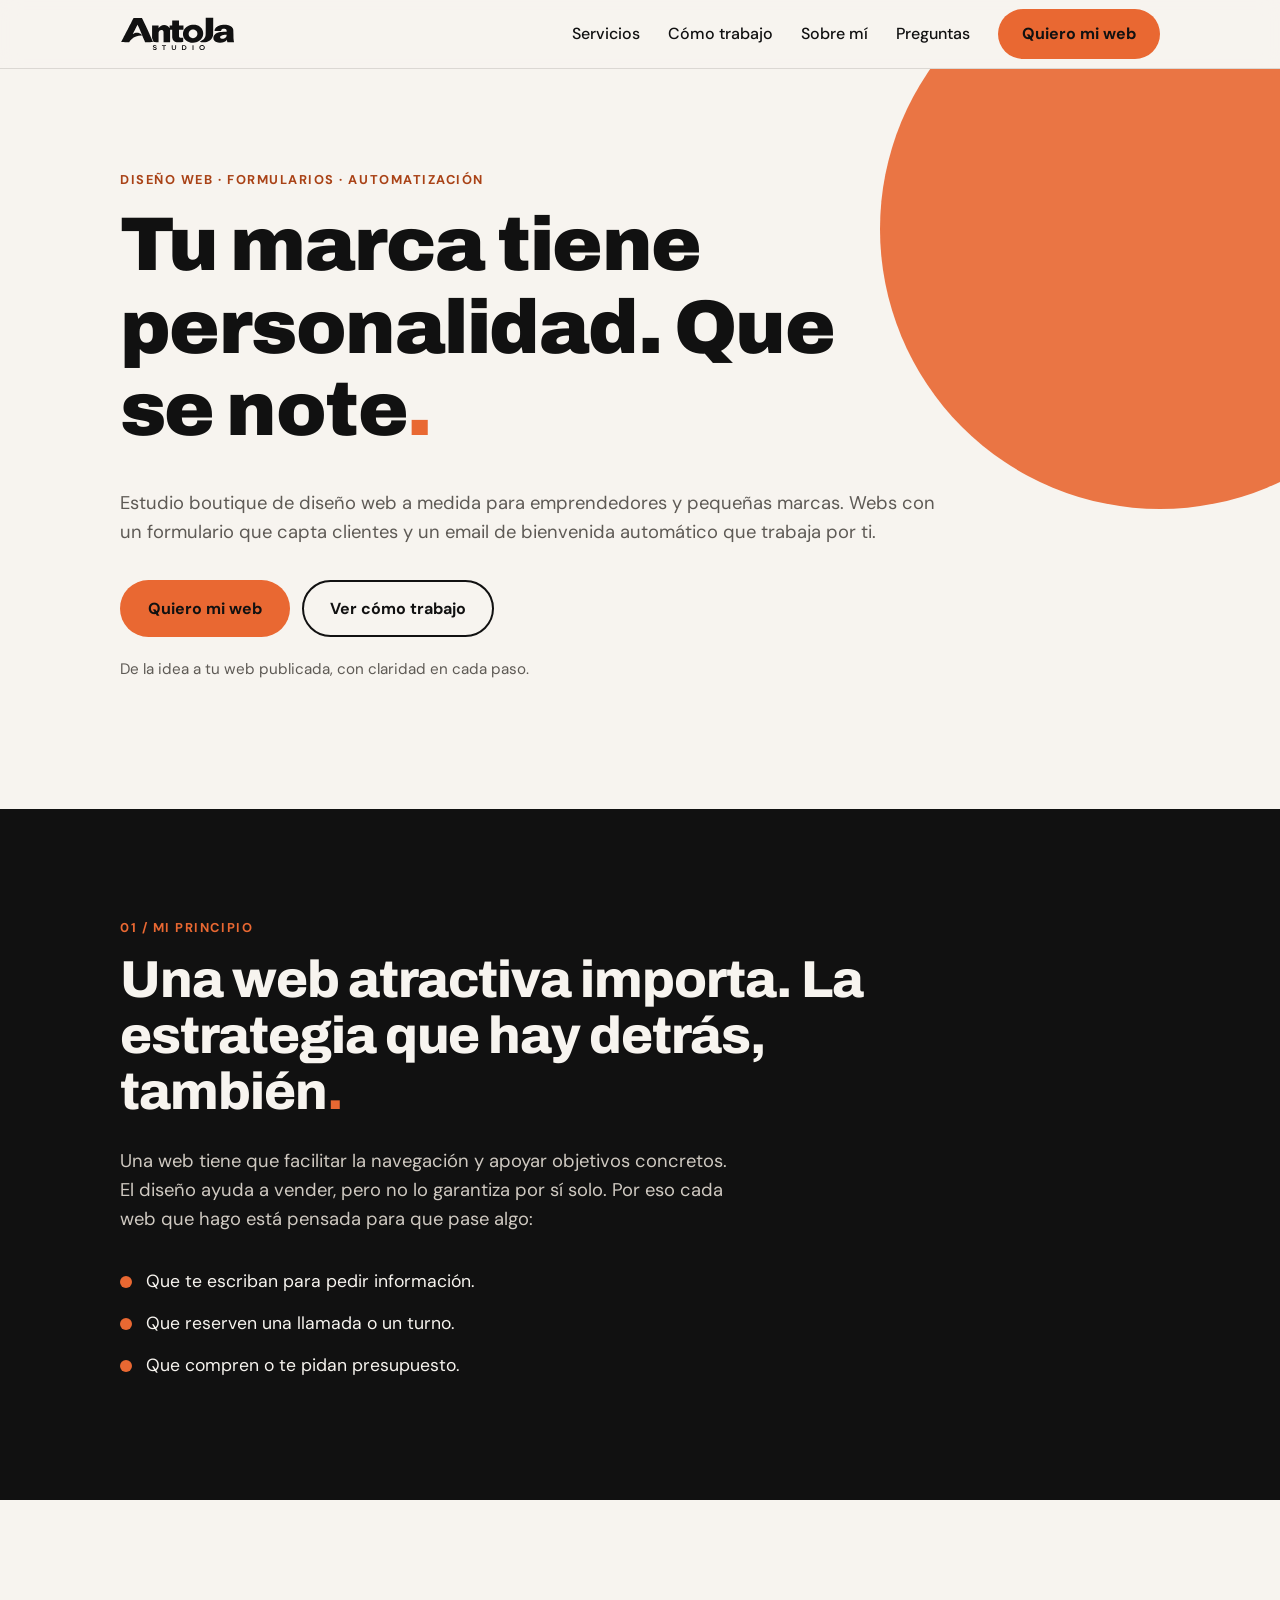
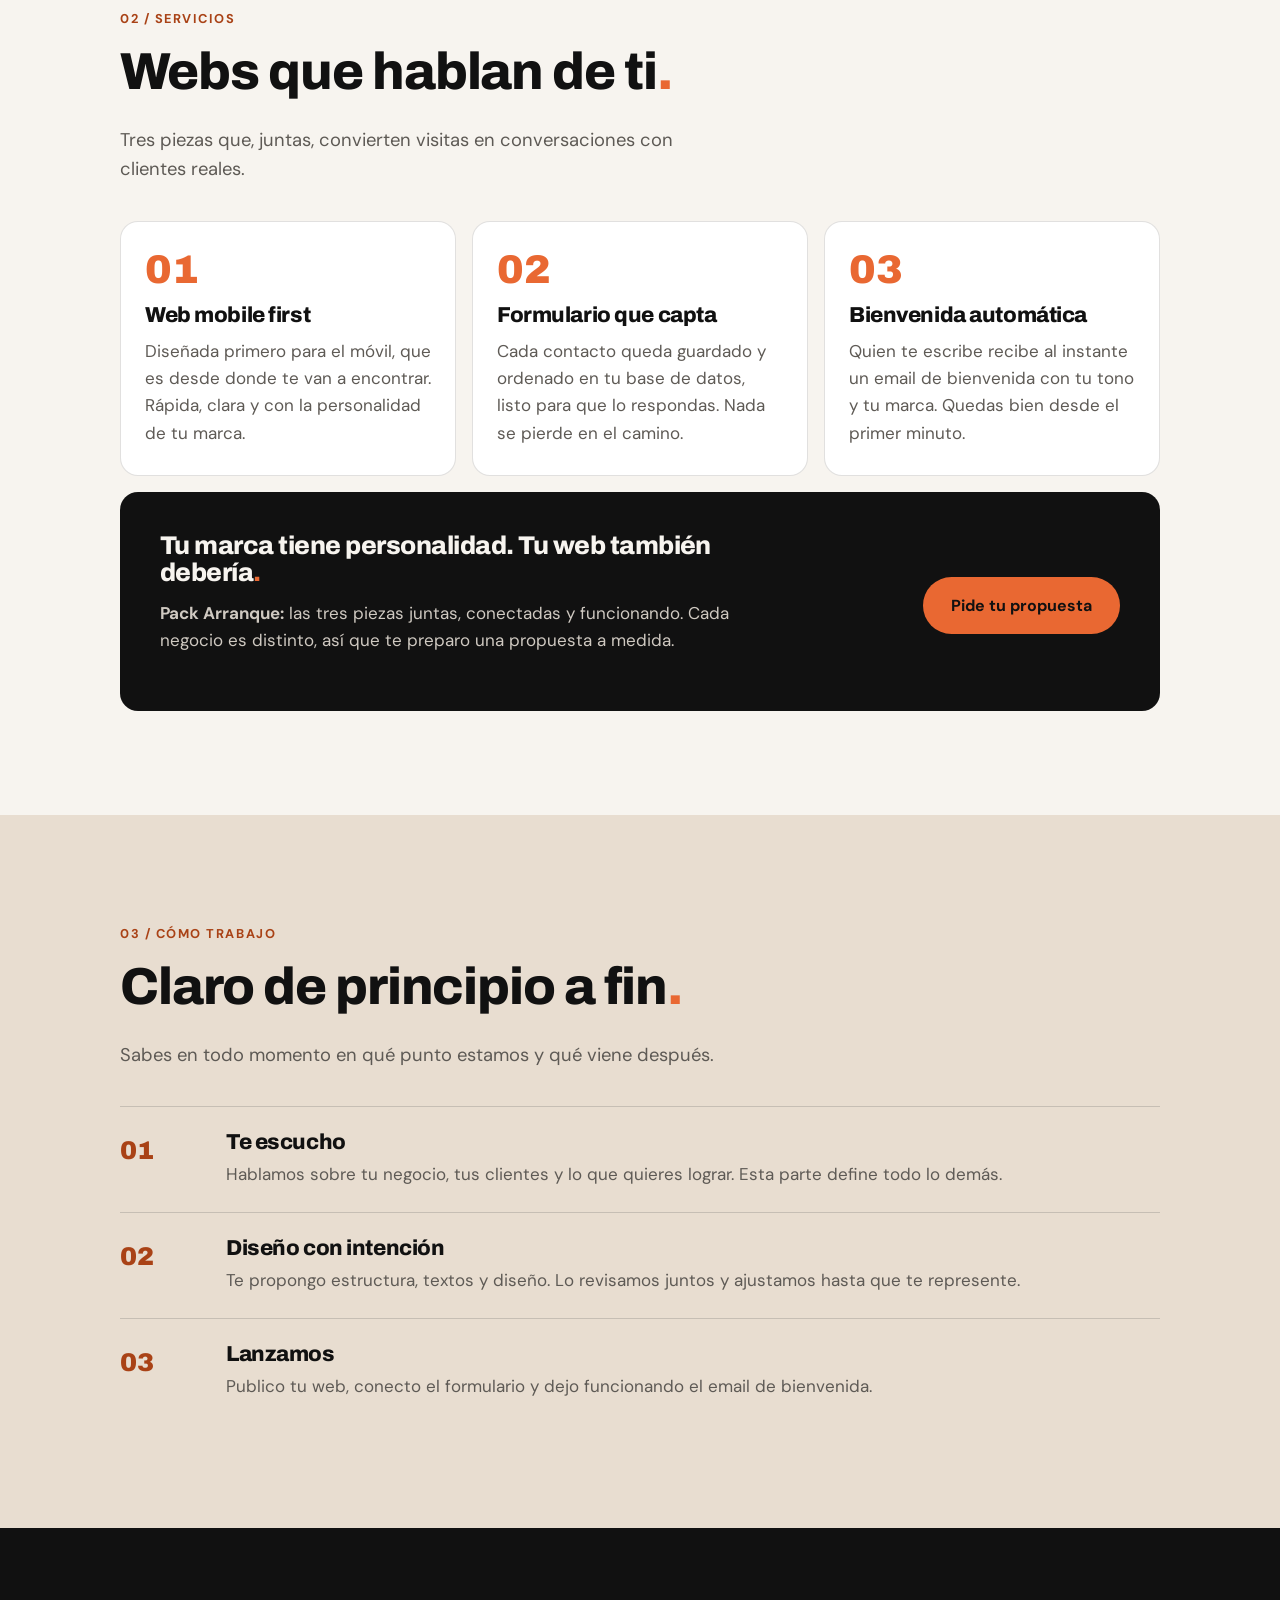
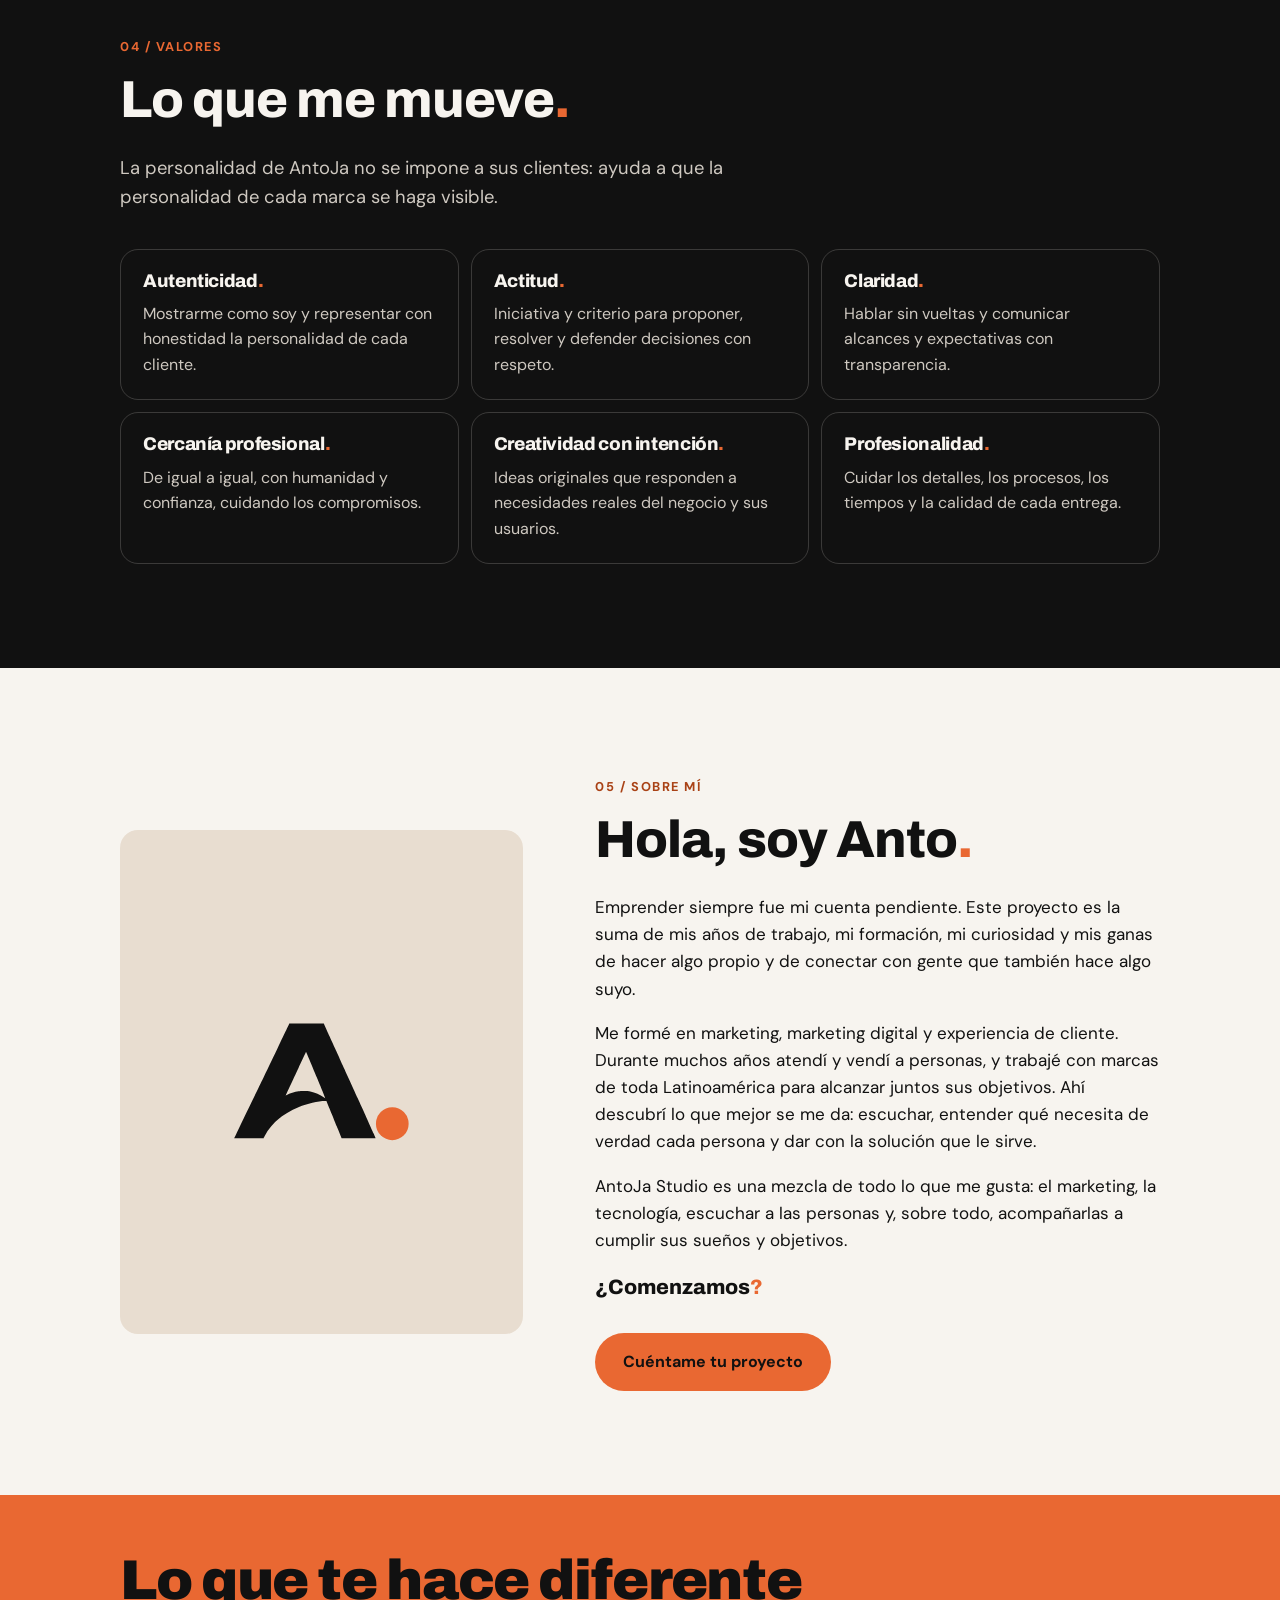
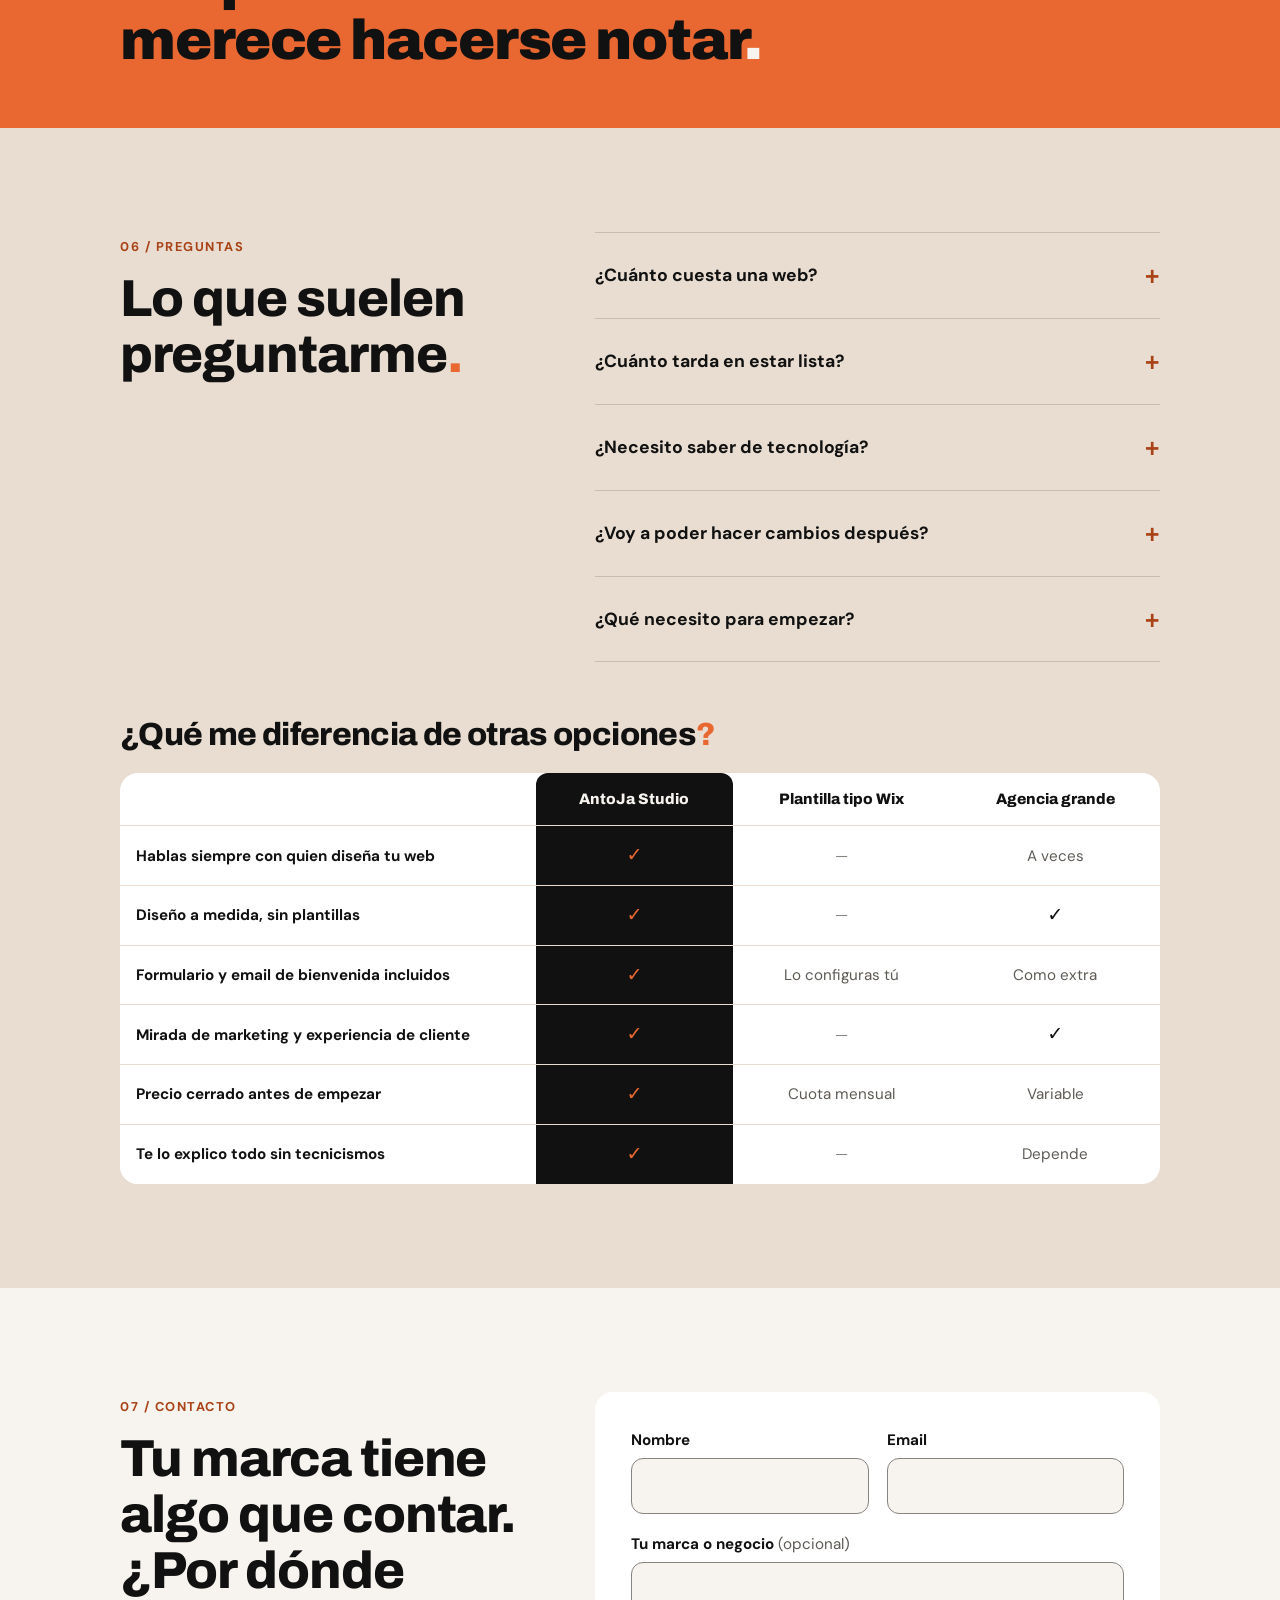
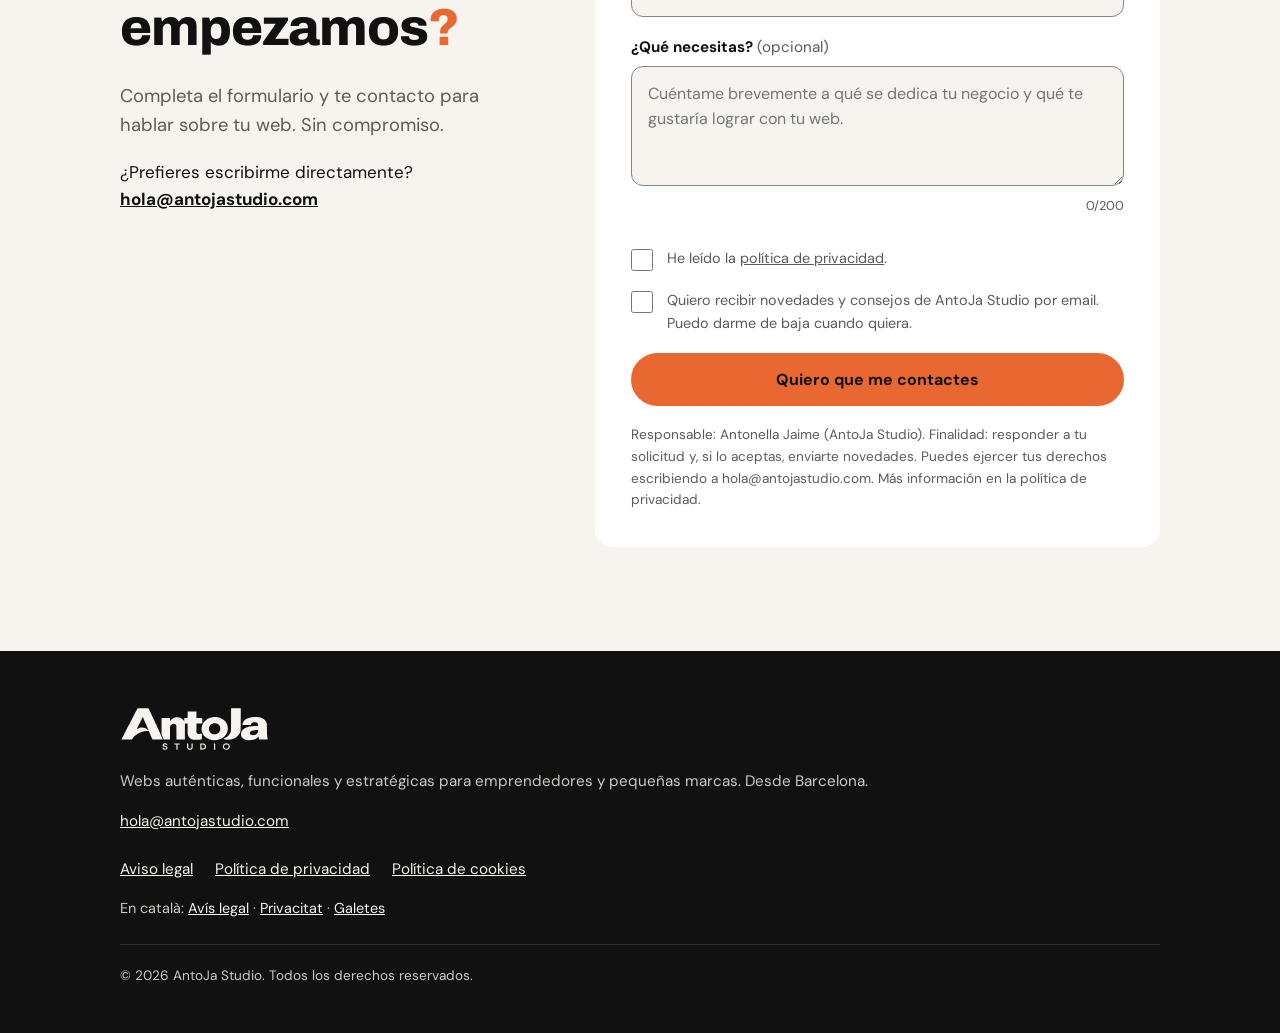
<file: index.html>
<!DOCTYPE html>
<!--
  ============================================================
  ANTOJA STUDIO · index.html
  Estructura de la página (en orden):
    1. <head>      → datos para el navegador y Google (SEO), fuentes y estilos
    2. Cabecera    → logo + menú
    3. Hero        → lo primero que se ve: titular + botón principal
    4. Principio   → por qué una web linda no alcanza
    5. Servicios   → qué ofrezco
    6. Proceso     → cómo trabajo (3 pasos)
    7. Valores
    8. Sobre mí + banda de frase
    9. Preguntas frecuentes
   10. Contacto    → formulario conectado con Brevo
   11. Pie de página
  ============================================================
-->
<html lang="es">
<head>
  <meta charset="UTF-8">
  <!-- Sin esta línea, el móvil mostraría la web "en miniatura". Es la base del mobile first. -->
  <meta name="viewport" content="width=device-width, initial-scale=1">

  <!-- SEO: título y descripción que aparecen en Google -->
  <title>AntoJa Studio · Diseño web a medida para emprendedores y pequeñas marcas</title>
  <meta name="description" content="Estudio boutique de diseño web a medida para emprendedores y pequeñas marcas. Webs mobile first con formulario y email de bienvenida automático.">

  <!-- Open Graph: cómo se ve el enlace al compartirlo en WhatsApp, LinkedIn, etc. -->
  <meta property="og:title" content="AntoJa Studio · Tu marca tiene personalidad. Que se note.">
  <meta property="og:description" content="Estudio boutique de diseño web a medida para emprendedores y pequeñas marcas.">
  <meta property="og:type" content="website">
  <meta property="og:url" content="https://antojastudio.com">
  <meta name="theme-color" content="#111111">

  <link rel="icon" href="favicon.svg" type="image/svg+xml">

  <!-- Tipografías alojadas en tu web: Archivo (títulos) y DM Sans (textos) -->
  <link rel="preload" href="assets/fonts/archivo.woff2" as="font" type="font/woff2" crossorigin>
  <link rel="preload" href="assets/fonts/dm-sans.woff2" as="font" type="font/woff2" crossorigin>
  <link rel="stylesheet" href="assets/fuentes.css">

  <style>
    /* ==========================================================
       1. VARIABLES DE MARCA
       Si cambiás un color acá, cambia en toda la web.
       ========================================================== */
    :root {
      --negro: #111111;
      --terracota: #E96832;        /* acentos, botones, el punto del logo */
      --terracota-texto: #A94216;  /* versión oscura para TEXTO pequeño (contraste accesible) */
      --marfil: #F7F4EF;           /* fondo principal */
      --beige: #E8DDD0;            /* fondo de secciones alternas */
      --gris: #88847F;             /* solo bordes y detalles */
      --gris-texto: #5E5A55;       /* textos secundarios legibles */
      --blanco: #FFFFFF;

      --fuente-titulos: "Archivo", system-ui, sans-serif;
      --fuente-texto: "DM Sans", system-ui, sans-serif;

      --radio: 18px;               /* esquinas redondeadas */
      --ancho-max: 1120px;         /* ancho máximo del contenido en pantallas grandes */
    }

    /* ==========================================================
       2. BASE (estilos para MÓVIL: mobile first)
       Todo lo que está fuera de un @media es para el móvil.
       Más abajo, los @media agregan cambios para pantallas más grandes.
       ========================================================== */
    *, *::before, *::after { box-sizing: border-box; }

    html { scroll-behavior: smooth; }

    body {
      margin: 0;
      font-family: var(--fuente-texto);
      font-size: 1.0625rem;  /* 17px: cómodo para leer en el móvil */
      line-height: 1.6;
      color: var(--negro);
      background: var(--marfil);
      -webkit-font-smoothing: antialiased;
    }

    img, svg { max-width: 100%; display: block; }

    h1, h2, h3 {
      font-family: var(--fuente-titulos);
      line-height: 1.08;
      letter-spacing: -0.02em;
      margin: 0 0 .5em;
    }
    h1 { font-size: clamp(2.5rem, 9vw, 4.75rem); font-weight: 900; }
    h2 { font-size: clamp(2rem, 6vw, 3.25rem); font-weight: 800; }
    h3 { font-size: 1.35rem; font-weight: 800; }
    p  { margin: 0 0 1em; }

    a { color: inherit; }

    /* El "punto" terracota de la marca, reutilizado en los títulos */
    .punto { color: var(--terracota); }

    /* Contenedor: centra el contenido y deja márgenes laterales */
    .contenedor {
      width: 100%;
      max-width: var(--ancho-max);
      margin: 0 auto;
      padding: 0 20px;
    }

    .seccion { padding: 72px 0; }
    .seccion--beige { background: var(--beige); }
    .seccion--negra { background: var(--negro); color: var(--marfil); }

    /* Etiqueta pequeña sobre los títulos: "01 / SERVICIOS" */
    .etiqueta {
      display: inline-block;
      font-size: .8rem;
      font-weight: 700;
      letter-spacing: .12em;
      text-transform: uppercase;
      color: var(--terracota-texto);
      margin-bottom: 14px;
    }
    .seccion--negra .etiqueta { color: var(--terracota); }

    .intro { font-size: 1.15rem; color: var(--gris-texto); max-width: 620px; }
    .seccion--negra .intro { color: #CFC9C1; }

    /* Accesibilidad: texto solo para lectores de pantalla */
    .solo-lector {
      position: absolute; width: 1px; height: 1px; overflow: hidden;
      clip: rect(0 0 0 0); white-space: nowrap;
    }

    /* ==========================================================
       3. BOTONES
       Terracota con texto NEGRO: contraste 5,8:1 (accesible).
       ========================================================== */
    .boton {
      display: inline-flex;
      align-items: center;
      justify-content: center;
      gap: 10px;
      min-height: 52px;          /* tamaño cómodo para el dedo en el móvil */
      padding: 14px 26px;
      border-radius: 999px;
      border: 2px solid transparent;
      font-family: var(--fuente-texto);
      font-size: 1rem;
      font-weight: 700;
      text-decoration: none;
      cursor: pointer;
      transition: transform .15s ease, background .15s ease;
    }
    .boton:hover { transform: translateY(-2px); }
    .boton:focus-visible { outline: 3px solid var(--negro); outline-offset: 3px; }

    .boton--principal { background: var(--terracota); color: var(--negro); }
    .boton--principal:hover { background: #F07A48; }

    .boton--secundario { border-color: var(--negro); color: var(--negro); background: transparent; }
    .boton--secundario:hover { background: var(--negro); color: var(--marfil); }

    /* ==========================================================
       4. CABECERA Y MENÚ
       En el móvil, el menú se abre con el botón "hamburguesa".
       ========================================================== */
    .cabecera {
      position: sticky; top: 0; z-index: 50;
      background: rgba(247, 244, 239, .92);
      backdrop-filter: blur(10px);
      border-bottom: 1px solid rgba(136, 132, 127, .25);
    }
    .cabecera__fila {
      display: flex; align-items: center; justify-content: space-between;
      height: 68px;
    }
    .cabecera__logo img { height: 34px; width: auto; }

    .menu-boton {
      width: 48px; height: 48px;
      display: grid; place-items: center;
      background: none; border: 0; cursor: pointer;
    }
    .menu-boton span,
    .menu-boton span::before,
    .menu-boton span::after {
      content: ""; display: block; width: 24px; height: 2px;
      background: var(--negro); position: relative; transition: .2s;
    }
    .menu-boton span::before { position: absolute; top: -7px; }
    .menu-boton span::after  { position: absolute; top:  7px; }
    /* Cuando el menú está abierto, las 3 rayitas forman una X */
    .menu-abierto .menu-boton span { background: transparent; }
    .menu-abierto .menu-boton span::before { top: 0; transform: rotate(45deg); }
    .menu-abierto .menu-boton span::after  { top: 0; transform: rotate(-45deg); }

    .menu {
      display: none;
      position: absolute; left: 0; right: 0; top: 68px;
      background: var(--marfil);
      border-bottom: 1px solid rgba(136, 132, 127, .25);
      padding: 12px 20px 24px;
    }
    .menu-abierto .menu { display: block; }
    .menu ul { list-style: none; margin: 0; padding: 0; }
    .menu a:not(.boton) {
      display: block; padding: 14px 0;
      font-weight: 500; text-decoration: none; font-size: 1.15rem;
      border-bottom: 1px solid rgba(136, 132, 127, .2);
    }
    .menu .boton { margin-top: 18px; width: 100%; }

    /* ==========================================================
       5. HERO
       ========================================================== */
    .hero { padding: 56px 0 72px; position: relative; overflow: hidden; }
    .hero__texto { position: relative; z-index: 1; }
    .hero p.intro { margin-bottom: 32px; }
    .hero__botones { display: flex; flex-direction: column; gap: 12px; }
    .hero__nota { margin-top: 20px; font-size: .95rem; color: var(--gris-texto); }

    /* Círculo terracota decorativo: el "punto" del logo en grande */
    .hero__circulo {
      position: absolute; z-index: 0;
      width: 200px; height: 200px; border-radius: 50%;
      background: var(--terracota);
      right: -120px; top: -110px; opacity: .9;
    }

    /* ==========================================================
       6. PRINCIPIO (sección negra)
       ========================================================== */
    .principio h2 { max-width: 760px; }
    .principio__lista {
      display: grid; gap: 14px; margin-top: 32px; padding: 0; list-style: none;
    }
    .principio__lista li {
      display: flex; gap: 14px; align-items: flex-start;
      font-size: 1.1rem;
    }
    .principio__lista li::before {
      content: ""; flex: 0 0 12px; height: 12px; margin-top: 9px;
      border-radius: 50%; background: var(--terracota);
    }

    /* ==========================================================
       7. SERVICIOS (tarjetas)
       ========================================================== */
    .tarjetas { display: grid; gap: 16px; margin-top: 36px; }
    .tarjeta {
      background: var(--blanco);
      border-radius: var(--radio);
      padding: 28px 24px;
      border: 1px solid rgba(136, 132, 127, .25);
    }
    .tarjeta__numero {
      font-family: var(--fuente-titulos); font-weight: 900;
      font-size: 2.5rem; line-height: 1; color: var(--terracota);
      margin-bottom: 14px;
    }
    .tarjeta p { color: var(--gris-texto); margin: 0; }

    .pack {
      margin-top: 16px;
      background: var(--negro); color: var(--marfil);
      border-radius: var(--radio);
      padding: 32px 24px;
    }
    .pack h3 { font-size: 1.6rem; }
    .pack p { color: #CFC9C1; }
    .pack .boton { margin-top: 8px; }

    /* ==========================================================
       8. PROCESO (pasos)
       ========================================================== */
    .pasos { list-style: none; padding: 0; margin: 36px 0 0; display: grid; gap: 0; }
    .paso {
      display: grid; grid-template-columns: 56px 1fr; gap: 16px;
      padding: 24px 0;
      border-top: 1px solid rgba(136, 132, 127, .35);
    }
    .paso__numero {
      font-family: var(--fuente-titulos); font-weight: 900; font-size: 1.6rem;
      color: var(--terracota-texto);
    }
    .paso h3 { margin-bottom: .3em; }
    .paso p { margin: 0; color: var(--gris-texto); }

    /* ==========================================================
       9. VALORES
       ========================================================== */
    .valores { display: grid; gap: 12px; margin-top: 36px; }
    .valor {
      border: 1px solid rgba(247, 244, 239, .18);
      border-radius: var(--radio);
      padding: 22px;
    }
    .valor h3 { font-size: 1.15rem; color: var(--marfil); }
    .valor h3::after { content: "."; color: var(--terracota); }
    .valor p { margin: 0; color: #CFC9C1; font-size: 1rem; }

    /* ==========================================================
       10. SOBRE MÍ
       ========================================================== */
    .sobre-mi { display: grid; gap: 32px; }
    .sobre-mi__foto {
      aspect-ratio: 4 / 5;
      border-radius: var(--radio);
      background: var(--beige);
      display: grid; place-items: center;
      overflow: hidden;
    }
    .sobre-mi__foto img.simbolo { width: 45%; }
    .sobre-mi__foto img.foto { width: 100%; height: 100%; object-fit: cover; }
    .sobre-mi__firma { font-family: var(--fuente-titulos); font-weight: 800; font-size: 1.3rem; margin-top: 8px; }

    /* ==========================================================
       10b. BANDA DE FRASE (fondo terracota, texto negro: contraste 5,8:1)
       ========================================================== */
    .banda { background: var(--terracota); padding: 56px 0; }
    .banda__frase {
      font-family: var(--fuente-titulos); font-weight: 900;
      font-size: clamp(1.9rem, 6vw, 3.5rem); line-height: 1.08; letter-spacing: -0.02em;
      margin: 0; max-width: 900px;
    }
    .banda__frase span { color: var(--marfil); }
    .sobre-mi .boton { margin-top: 8px; }

    /* ==========================================================
       11. PREGUNTAS FRECUENTES (<details> se abre y cierra sin JavaScript)
       ========================================================== */
    .faq { margin-top: 32px; }
    .faq details {
      border-top: 1px solid rgba(136, 132, 127, .35);
      padding: 4px 0;
    }
    .faq details:last-child { border-bottom: 1px solid rgba(136, 132, 127, .35); }
    .faq summary {
      list-style: none; cursor: pointer;
      display: flex; justify-content: space-between; align-items: center; gap: 16px;
      padding: 18px 0;
      font-weight: 700; font-size: 1.1rem;
    }
    .faq summary::-webkit-details-marker { display: none; }
    .faq summary::after {
      content: "+"; font-family: var(--fuente-titulos); font-size: 1.6rem;
      color: var(--terracota-texto); transition: transform .2s;
    }
    .faq details[open] summary::after { transform: rotate(45deg); }
    .faq details p { color: var(--gris-texto); padding-bottom: 12px; margin: 0; }

    /* 11b. CUADRO COMPARATIVO */
    .comparativa { margin-top: 56px; }
    .comparativa h3 { font-size: clamp(1.5rem, 4.5vw, 2rem); }
    .comparativa__scroll { overflow-x: auto; margin-top: 20px; border-radius: var(--radio); background: var(--blanco); }
    .comparativa__scroll:focus-visible { outline: 3px solid var(--negro); outline-offset: 3px; }
    .comparativa table { width: 100%; min-width: 560px; border-collapse: collapse; font-size: .95rem; }
    .comparativa th, .comparativa td { padding: 14px 16px; text-align: center; border-bottom: 1px solid var(--beige); }
    .comparativa tbody tr:last-child > * { border-bottom: 0; }
    .comparativa thead th { font-family: var(--fuente-titulos); font-weight: 800; font-size: .95rem; vertical-align: bottom; }
    .comparativa tbody th {
      text-align: left; font-weight: 700; width: 40%;
      position: sticky; left: 0; background: var(--blanco); z-index: 1;  /* columna fija al deslizar */
    }
    .comparativa td { color: var(--gris-texto); }
    .comparativa .destacada { background: var(--negro); color: var(--marfil); }
    .comparativa thead .destacada { border-radius: 12px 12px 0 0; }
    .comparativa .si { color: var(--terracota); font-weight: 900; font-size: 1.2rem; }
    .comparativa td:not(.destacada) .si { color: var(--negro); }
    .comparativa .no { color: var(--gris); }
    .comparativa__nota { font-size: .85rem; color: var(--gris-texto); margin-top: 10px; }
    @media (min-width: 640px) { .comparativa__nota { display: none; } }  /* ahí la tabla ya entra entera */

    /* ==========================================================
       12. CONTACTO (formulario)
       ========================================================== */
    .contacto { display: grid; gap: 32px; }
    .formulario {
      background: var(--blanco);
      border-radius: var(--radio);
      padding: 28px 20px;
      display: grid; gap: 18px;
    }
    .campo { display: grid; gap: 6px; }
    .campo label { font-weight: 700; font-size: .95rem; }
    .campo .opcional { font-weight: 400; color: var(--gris-texto); }
    .campo input,
    .campo select,
    .campo textarea {
      width: 100%;
      font: inherit;
      font-size: 1rem;  /* 16px como mínimo: evita que el iPhone haga zoom al escribir */
      padding: 14px 16px;
      border: 1.5px solid var(--gris);
      border-radius: 12px;
      background: var(--marfil);
      color: var(--negro);
    }
    .campo textarea { min-height: 120px; resize: vertical; }
    .campo input:focus,
    .campo select:focus,
    .campo textarea:focus {
      outline: none; border-color: var(--negro);
      box-shadow: 0 0 0 3px rgba(233, 104, 50, .35);
    }
    .consentimiento {
      display: grid; grid-template-columns: 24px 1fr; gap: 12px;
      font-size: .9rem; color: var(--gris-texto); align-items: start;
    }
    .consentimiento input { width: 22px; height: 22px; margin: 2px 0 0; accent-color: var(--terracota); }
    .formulario .boton { width: 100%; }
    .formulario__aviso { font-size: .85rem; color: var(--gris-texto); margin: 0; }
    .formulario__error { font-size: .95rem; color: #8A1C1C; background: #FBE9E4; border-radius: 12px; padding: 12px 14px; margin: 0; grid-column: 1 / -1; }
    .formulario .boton:disabled { opacity: .7; cursor: wait; transform: none; }
    /* Campo trampa para bots (honeypot): invisible para personas */
    .trampa { position: absolute; left: -9999px; }

    .mensaje-ok {
      display: none;
      background: var(--negro); color: var(--marfil);
      border-radius: var(--radio); padding: 28px 24px;
    }
    .mensaje-ok.visible { display: block; }

    .contacto__datos a { font-weight: 700; }

    /* ==========================================================
       13. PIE DE PÁGINA
       ========================================================== */
    .pie { background: var(--negro); color: #CFC9C1; padding: 56px 0 32px; font-size: .95rem; }
    .pie__logo img { height: 44px; width: auto; margin-bottom: 18px; }
    .pie ul { list-style: none; padding: 0; margin: 24px 0; display: flex; flex-wrap: wrap; gap: 10px 22px; }
    .pie a { color: var(--marfil); }
    .contador { font-size: .8rem; color: var(--gris-texto); text-align: right; margin-top: 4px; }
    .pie__idioma { font-size: .9rem; margin-top: -8px; }
    .pie__copy { border-top: 1px solid rgba(247, 244, 239, .15); padding-top: 20px; margin-top: 24px; font-size: .85rem; }

    /* ==========================================================
       14. PANTALLAS MEDIANAS (tablet, desde 768px)
       Acá "agrandamos" el diseño del móvil.
       ========================================================== */
    @media (min-width: 768px) {
      .contenedor { padding: 0 40px; }
      .seccion { padding: 104px 0; }
      .hero { padding: 96px 0 112px; }
      .hero__botones { flex-direction: row; }
      .hero__circulo { width: 420px; height: 420px; right: -140px; top: -80px; }
      .tarjetas { grid-template-columns: repeat(3, 1fr); }
      .pack { display: flex; align-items: center; justify-content: space-between; gap: 32px; padding: 40px; }
      .pack > div { max-width: 600px; }
      .valores { grid-template-columns: repeat(2, 1fr); }
      .paso { grid-template-columns: 90px 1fr; }
      .formulario { padding: 36px; grid-template-columns: 1fr 1fr; }
      .campo--completo, .consentimiento, .formulario .boton, .formulario__aviso, .formulario__error { grid-column: 1 / -1; }
    }

    /* ==========================================================
       15. PANTALLAS GRANDES (ordenador, desde 1024px)
       ========================================================== */
    @media (min-width: 1024px) {
      /* El menú deja de ser desplegable y se muestra en línea */
      .menu-boton { display: none; }
      .menu { display: block; position: static; padding: 0; border: 0; background: none; }
      .menu ul { display: flex; align-items: center; gap: 28px; }
      .menu a:not(.boton) { border: 0; padding: 0; font-size: 1rem; }
      .menu a:not(.boton):hover { color: var(--terracota-texto); }
      .menu .boton { margin: 0; width: auto; min-height: 44px; padding: 10px 22px; }

      .hero__texto > * { max-width: 820px; }
      .hero__circulo { width: 560px; height: 560px; right: -160px; top: -120px; }
      .valores { grid-template-columns: repeat(3, 1fr); }
      .sobre-mi { grid-template-columns: 5fr 7fr; align-items: center; gap: 72px; }
      .contacto { grid-template-columns: 5fr 7fr; gap: 72px; align-items: start; }
      .faq-grid { display: grid; grid-template-columns: 5fr 7fr; gap: 72px; }
      .faq { margin-top: 0; }
    }

    /* Respeta a quien pidió menos animaciones en su dispositivo */
    @media (prefers-reduced-motion: reduce) {
      html { scroll-behavior: auto; }
      * { transition: none !important; }
    }
  </style>
</head>

<body>

  <!-- ================= CABECERA ================= -->
  <header class="cabecera" id="cabecera">
    <div class="contenedor cabecera__fila">
      <a href="#inicio" class="cabecera__logo" aria-label="AntoJa Studio, ir al inicio">
        <img src="assets/logotipo.svg" alt="AntoJa Studio" width="115" height="34">
      </a>

      <!-- Botón hamburguesa (solo se ve en móvil y tablet) -->
      <button class="menu-boton" id="menu-boton" aria-expanded="false" aria-controls="menu" aria-label="Abrir menú">
        <span></span>
      </button>

      <nav class="menu" id="menu" aria-label="Menú principal">
        <ul>
          <li><a href="#servicios">Servicios</a></li>
          <li><a href="#proceso">Cómo trabajo</a></li>
          <li><a href="#sobre-mi">Sobre mí</a></li>
          <li><a href="#faq">Preguntas</a></li>
          <li><a href="#contacto" class="boton boton--principal">Quiero mi web</a></li>
        </ul>
      </nav>
    </div>
  </header>

  <main id="inicio">

    <!-- ================= HERO ================= -->
    <section class="hero">
      <div class="hero__circulo" aria-hidden="true"></div>
      <div class="contenedor hero__texto">
        <span class="etiqueta">Diseño web · Formularios · Automatización</span>
        <h1>Tu marca tiene personalidad. Que se note<span class="punto">.</span></h1>
        <p class="intro">Estudio boutique de diseño web a medida para emprendedores y pequeñas marcas. Webs con un formulario que capta clientes y un email de bienvenida automático que trabaja por ti.</p>
        <div class="hero__botones">
          <a href="#contacto" class="boton boton--principal">Quiero mi web</a>
          <a href="#proceso" class="boton boton--secundario">Ver cómo trabajo</a>
        </div>
        <p class="hero__nota">De la idea a tu web publicada, con claridad en cada paso.</p>
      </div>
    </section>

    <!-- ================= PRINCIPIO ================= -->
    <section class="seccion seccion--negra principio">
      <div class="contenedor">
        <span class="etiqueta">01 / Mi principio</span>
        <h2>Una web atractiva importa. La estrategia que hay detrás, también<span class="punto">.</span></h2>
        <p class="intro">Una web tiene que facilitar la navegación y apoyar objetivos concretos. El diseño ayuda a vender, pero no lo garantiza por sí solo. Por eso cada web que hago está pensada para que pase algo:</p>
        <ul class="principio__lista">
          <li>Que te escriban para pedir información.</li>
          <li>Que reserven una llamada o un turno.</li>
          <li>Que compren o te pidan presupuesto.</li>
        </ul>
      </div>
    </section>

    <!-- ================= SERVICIOS ================= -->
    <section class="seccion" id="servicios">
      <div class="contenedor">
        <span class="etiqueta">02 / Servicios</span>
        <h2>Webs que hablan de ti<span class="punto">.</span></h2>
        <p class="intro">Tres piezas que, juntas, convierten visitas en conversaciones con clientes reales.</p>

        <div class="tarjetas">
          <article class="tarjeta">
            <div class="tarjeta__numero">01</div>
            <h3>Web mobile first</h3>
            <p>Diseñada primero para el móvil, que es desde donde te van a encontrar. Rápida, clara y con la personalidad de tu marca.</p>
          </article>
          <article class="tarjeta">
            <div class="tarjeta__numero">02</div>
            <h3>Formulario que capta</h3>
            <p>Cada contacto queda guardado y ordenado en tu base de datos, listo para que lo respondas. Nada se pierde en el camino.</p>
          </article>
          <article class="tarjeta">
            <div class="tarjeta__numero">03</div>
            <h3>Bienvenida automática</h3>
            <p>Quien te escribe recibe al instante un email de bienvenida con tu tono y tu marca. Quedas bien desde el primer minuto.</p>
          </article>
        </div>

        <div class="pack">
          <div>
            <h3>Tu marca tiene personalidad. Tu web también debería<span class="punto">.</span></h3>
            <p><strong>Pack Arranque:</strong> las tres piezas juntas, conectadas y funcionando. Cada negocio es distinto, así que te preparo una propuesta a medida.</p>
          </div>
          <a href="#contacto" class="boton boton--principal">Pide tu propuesta</a>
        </div>
      </div>
    </section>

    <!-- ================= PROCESO ================= -->
    <section class="seccion seccion--beige" id="proceso">
      <div class="contenedor">
        <span class="etiqueta">03 / Cómo trabajo</span>
        <h2>Claro de principio a fin<span class="punto">.</span></h2>
        <p class="intro">Sabes en todo momento en qué punto estamos y qué viene después.</p>

        <ol class="pasos">
          <li class="paso">
            <span class="paso__numero">01</span>
            <div>
              <h3>Te escucho</h3>
              <p>Hablamos sobre tu negocio, tus clientes y lo que quieres lograr. Esta parte define todo lo demás.</p>
            </div>
          </li>
          <li class="paso">
            <span class="paso__numero">02</span>
            <div>
              <h3>Diseño con intención</h3>
              <p>Te propongo estructura, textos y diseño. Lo revisamos juntos y ajustamos hasta que te represente.</p>
            </div>
          </li>
          <li class="paso">
            <span class="paso__numero">03</span>
            <div>
              <h3>Lanzamos</h3>
              <p>Publico tu web, conecto el formulario y dejo funcionando el email de bienvenida.</p>
            </div>
          </li>
        </ol>
      </div>
    </section>

    <!-- ================= VALORES ================= -->
    <section class="seccion seccion--negra">
      <div class="contenedor">
        <span class="etiqueta">04 / Valores</span>
        <h2>Lo que me mueve<span class="punto">.</span></h2>
        <p class="intro">La personalidad de AntoJa no se impone a sus clientes: ayuda a que la personalidad de cada marca se haga visible.</p>
        <div class="valores">
          <div class="valor"><h3>Autenticidad</h3><p>Mostrarme como soy y representar con honestidad la personalidad de cada cliente.</p></div>
          <div class="valor"><h3>Actitud</h3><p>Iniciativa y criterio para proponer, resolver y defender decisiones con respeto.</p></div>
          <div class="valor"><h3>Claridad</h3><p>Hablar sin vueltas y comunicar alcances y expectativas con transparencia.</p></div>
          <div class="valor"><h3>Cercanía profesional</h3><p>De igual a igual, con humanidad y confianza, cuidando los compromisos.</p></div>
          <div class="valor"><h3>Creatividad con intención</h3><p>Ideas originales que responden a necesidades reales del negocio y sus usuarios.</p></div>
          <div class="valor"><h3>Profesionalidad</h3><p>Cuidar los detalles, los procesos, los tiempos y la calidad de cada entrega.</p></div>
        </div>
      </div>
    </section>

    <!-- ================= SOBRE MÍ ================= -->
    <section class="seccion" id="sobre-mi">
      <div class="contenedor sobre-mi">
        <div class="sobre-mi__foto">
          <!-- Cuando tengas tu foto: guardala en assets/ y reemplazá esta línea por:
               <img class="foto" src="assets/anto.jpg" alt="Antonella, fundadora de AntoJa Studio" loading="lazy"> -->
          <img class="simbolo" src="assets/simbolo.svg" alt="" aria-hidden="true">
        </div>
        <div>
          <span class="etiqueta">05 / Sobre mí</span>
          <h2>Hola, soy Anto<span class="punto">.</span></h2>
          <p>Emprender siempre fue mi cuenta pendiente. Este proyecto es la suma de mis años de trabajo, mi formación, mi curiosidad y mis ganas de hacer algo propio y de conectar con gente que también hace algo suyo.</p>
          <p>Me formé en marketing, marketing digital y experiencia de cliente. Durante muchos años atendí y vendí a personas, y trabajé con marcas de toda Latinoamérica para alcanzar juntos sus objetivos. Ahí descubrí lo que mejor se me da: escuchar, entender qué necesita de verdad cada persona y dar con la solución que le sirve.</p>
          <p>AntoJa Studio es una mezcla de todo lo que me gusta: el marketing, la tecnología, escuchar a las personas y, sobre todo, acompañarlas a cumplir sus sueños y objetivos.</p>
          <p class="sobre-mi__firma">¿Comenzamos<span class="punto">?</span></p>
          <a href="#contacto" class="boton boton--principal">Cuéntame tu proyecto</a>
        </div>
      </div>
    </section>

    <!-- ================= BANDA DE FRASE ================= -->
    <section class="banda" aria-label="Frase de marca">
      <div class="contenedor">
        <p class="banda__frase">Lo que te hace diferente merece hacerse notar<span>.</span></p>
      </div>
    </section>

    <!-- ================= PREGUNTAS FRECUENTES ================= -->
    <section class="seccion seccion--beige" id="faq">
      <div class="contenedor faq-grid">
        <div>
          <span class="etiqueta">06 / Preguntas</span>
          <h2>Lo que suelen preguntarme<span class="punto">.</span></h2>
        </div>
        <div class="faq">
          <details>
            <summary>¿Cuánto cuesta una web?</summary>
            <p>Depende de lo que necesite tu negocio. Completa el formulario, te contacto y te envío una propuesta clara, con alcance y precio cerrados. Sin sorpresas.</p>
          </details>
          <details>
            <summary>¿Cuánto tarda en estar lista?</summary>
            <p>Depende del alcance del proyecto. Te confirmo los tiempos en la propuesta, antes de empezar.</p>
          </details>
          <details>
            <summary>¿Necesito saber de tecnología?</summary>
            <p>No. Me encargo de la parte técnica y te explico todo con palabras simples.</p>
          </details>
          <details>
            <summary>¿Voy a poder hacer cambios después?</summary>
            <p>Sí. Te explico cómo hacer cambios simples y, si lo prefieres, me encargo yo.</p>
          </details>
          <details>
            <summary>¿Qué necesito para empezar?</summary>
            <p>Ganas, tu logo si ya lo tienes y una charla para contarme sobre tu negocio. Del resto nos ocupamos juntos.</p>
          </details>
        </div>
      </div>

      <!-- CUADRO COMPARATIVO: qué me diferencia de otras opciones.
           Compara con CATEGORÍAS (no con marcas reales). En el móvil la tabla
           se desliza de lado y la primera columna queda fija. -->
      <div class="contenedor comparativa">
        <h3>¿Qué me diferencia de otras opciones<span class="punto">?</span></h3>
        <div class="comparativa__scroll" tabindex="0" role="region" aria-label="Cuadro comparativo">
          <table>
            <thead>
              <tr>
                <th scope="col"><span class="solo-lector">Qué incluye</span></th>
                <th scope="col" class="destacada">AntoJa Studio</th>
                <th scope="col">Plantilla tipo Wix</th>
                <th scope="col">Agencia grande</th>
              </tr>
            </thead>
            <tbody>
              <tr><th scope="row">Hablas siempre con quien diseña tu web</th><td class="destacada"><span class="si" aria-label="Sí">✓</span></td><td><span class="no" aria-label="No">—</span></td><td>A veces</td></tr>
              <tr><th scope="row">Diseño a medida, sin plantillas</th><td class="destacada"><span class="si" aria-label="Sí">✓</span></td><td><span class="no" aria-label="No">—</span></td><td><span class="si" aria-label="Sí">✓</span></td></tr>
              <tr><th scope="row">Formulario y email de bienvenida incluidos</th><td class="destacada"><span class="si" aria-label="Sí">✓</span></td><td>Lo configuras tú</td><td>Como extra</td></tr>
              <tr><th scope="row">Mirada de marketing y experiencia de cliente</th><td class="destacada"><span class="si" aria-label="Sí">✓</span></td><td><span class="no" aria-label="No">—</span></td><td><span class="si" aria-label="Sí">✓</span></td></tr>
              <tr><th scope="row">Precio cerrado antes de empezar</th><td class="destacada"><span class="si" aria-label="Sí">✓</span></td><td>Cuota mensual</td><td>Variable</td></tr>
              <tr><th scope="row">Te lo explico todo sin tecnicismos</th><td class="destacada"><span class="si" aria-label="Sí">✓</span></td><td><span class="no" aria-label="No">—</span></td><td>Depende</td></tr>
            </tbody>
          </table>
        </div>
        <p class="comparativa__nota">Desliza para ver todo →</p>
      </div>
    </section>

    <!-- ================= CONTACTO ================= -->
    <section class="seccion" id="contacto">
      <div class="contenedor contacto">
        <div>
          <span class="etiqueta">07 / Contacto</span>
          <h2>Tu marca tiene algo que contar. ¿Por dónde empezamos<span class="punto">?</span></h2>
          <p class="intro">Completa el formulario y te contacto para hablar sobre tu web. Sin compromiso.</p>
          <p class="contacto__datos">¿Prefieres escribirme directamente? <a href="mailto:hola@antojastudio.com">hola@antojastudio.com</a></p>
        </div>

        <div>
          <!--
            FORMULARIO conectado con Brevo
            - "action": la dirección de tu formulario en Brevo (lista Leads Web).
            - Los "name" (NOMBRE, EMAIL, NEGOCIO, MENSAJE, OPT_IN) tienen que coincidir
              EXACTAMENTE con los atributos de Brevo.
            - El JavaScript del final envía los datos sin salir de la página.
          -->
          <form class="formulario" id="formulario" method="post" novalidate
                action="https://b9bcd83a.sibforms.com/serve/[base64]">
            <div class="campo">
              <label for="nombre">Nombre</label>
              <input type="text" id="nombre" name="NOMBRE" maxlength="200" autocomplete="given-name" required>
            </div>
            <div class="campo">
              <label for="email">Email</label>
              <input type="email" id="email" name="EMAIL" autocomplete="email" required>
            </div>
            <div class="campo campo--completo">
              <label for="negocio">Tu marca o negocio <span class="opcional">(opcional)</span></label>
              <input type="text" id="negocio" name="NEGOCIO" maxlength="200" autocomplete="organization">
            </div>
            <div class="campo campo--completo">
              <label for="mensaje">¿Qué necesitas? <span class="opcional">(opcional)</span></label>
              <!-- Brevo rechaza más de 200 caracteres en este campo: por eso el límite es 200 -->
              <textarea id="mensaje" name="MENSAJE" maxlength="200" aria-describedby="contador" placeholder="Cuéntame brevemente a qué se dedica tu negocio y qué te gustaría lograr con tu web."></textarea>
              <p class="contador" id="contador" aria-live="polite"><span id="contador-num">0</span>/200</p>
            </div>

            <!-- Campo trampa de Brevo: invisible para personas. Si un bot lo completa, Brevo descarta el envío -->
            <div class="trampa" aria-hidden="true">
              <label for="email_address_check">No completes este campo</label>
              <input type="text" id="email_address_check" name="email_address_check" tabindex="-1" autocomplete="off" value="">
            </div>
            <!-- Datos técnicos que pide Brevo -->
            <input type="hidden" name="locale" value="es">
            <input type="hidden" name="html_type" value="simple">

            <!-- 1) Privacidad: OBLIGATORIA. Solo informa; no se envía a Brevo (no tiene "name") -->
            <label class="consentimiento">
              <input type="checkbox" id="privacidad" required>
              <span>He leído la <a href="privacidad.html">política de privacidad</a>.</span>
            </label>

            <!-- 2) Comunicaciones comerciales: OPCIONAL y sin marcar (LSSI art. 21). Se guarda en Brevo como OPT_IN -->
            <label class="consentimiento">
              <input type="checkbox" id="opt_in" name="OPT_IN" value="1">
              <span>Quiero recibir novedades y consejos de AntoJa Studio por email. Puedo darme de baja cuando quiera.</span>
            </label>

            <button type="submit" class="boton boton--principal" id="boton-enviar">Quiero que me contactes</button>
            <!-- Aparece si Brevo rechaza el envío o no hay conexión -->
            <p class="formulario__error" id="mensaje-error" role="alert" hidden>Ups, tu mensaje no se pudo enviar. Inténtalo de nuevo o escríbeme a <a href="mailto:hola@antojastudio.com">hola@antojastudio.com</a>.</p>
            <p class="formulario__aviso">Responsable: Antonella Jaime (AntoJa Studio). Finalidad: responder a tu solicitud y, si lo aceptas, enviarte novedades. Puedes ejercer tus derechos escribiendo a hola@antojastudio.com. Más información en la política de privacidad.</p>
          </form>

          <div class="mensaje-ok" id="mensaje-ok" role="status" aria-live="polite" tabindex="-1">
            <h3>¡Gracias<span class="punto">!</span></h3>
            <p>Recibí tu mensaje y te contacto muy pronto.</p>
          </div>
        </div>
      </div>
    </section>

  </main>

  <!-- ================= PIE DE PÁGINA ================= -->
  <footer class="pie">
    <div class="contenedor">
      <a href="#inicio" class="pie__logo" aria-label="AntoJa Studio, volver arriba">
        <img src="assets/logotipo-blanco.svg" alt="AntoJa Studio" width="150" height="44">
      </a>
      <p>Webs auténticas, funcionales y estratégicas para emprendedores y pequeñas marcas. Desde Barcelona.</p>
      <p><a href="mailto:hola@antojastudio.com">hola@antojastudio.com</a></p>
      <ul>
        <!-- Estas páginas las creamos en la Fase 3 (textos legales) -->
        <li><a href="aviso-legal.html">Aviso legal</a></li>
        <li><a href="privacidad.html">Política de privacidad</a></li>
        <li><a href="cookies.html">Política de cookies</a></li>
      </ul>
      <!-- Versión en catalán de los textos legales (Codi de consum de Catalunya) -->
      <p class="pie__idioma" lang="ca">En català: <a href="avis-legal.html" hreflang="ca">Avís legal</a> · <a href="privacitat.html" hreflang="ca">Privacitat</a> · <a href="galetes.html" hreflang="ca">Galetes</a></p>
      <p class="pie__copy">© <span id="anio">2026</span> AntoJa Studio. Todos los derechos reservados.</p>
    </div>
  </footer>

  <!-- ================= JAVASCRIPT =================
       Poco y simple: abrir/cerrar el menú y gestionar el formulario. -->
  <script>
    // 1. Menú móvil: al tocar la hamburguesa, agrega/quita la clase "menu-abierto"
    const cabecera = document.getElementById('cabecera');
    const botonMenu = document.getElementById('menu-boton');
    botonMenu.addEventListener('click', () => {
      const abierto = cabecera.classList.toggle('menu-abierto');
      botonMenu.setAttribute('aria-expanded', abierto);
      botonMenu.setAttribute('aria-label', abierto ? 'Cerrar menú' : 'Abrir menú');
    });
    // Cierra el menú al elegir una opción
    document.querySelectorAll('.menu a').forEach(enlace =>
      enlace.addEventListener('click', () => {
        cabecera.classList.remove('menu-abierto');
        botonMenu.setAttribute('aria-expanded', false);
      })
    );

    // 2. Año automático en el pie de página
    document.getElementById('anio').textContent = new Date().getFullYear();

    // 3. Formulario: envía los datos a Brevo sin salir de la página
    const formulario = document.getElementById('formulario');
    const mensajeOk = document.getElementById('mensaje-ok');
    const mensajeError = document.getElementById('mensaje-error');
    const botonEnviar = document.getElementById('boton-enviar');

    // Contador de caracteres del mensaje (máximo 200, el límite de Brevo)
    const campoMensaje = document.getElementById('mensaje');
    const contadorNum = document.getElementById('contador-num');
    campoMensaje.addEventListener('input', () => {
      contadorNum.textContent = campoMensaje.value.length;
    });

    formulario.addEventListener('submit', async (evento) => {
      evento.preventDefault();                       // evita que el navegador salga de tu web
      mensajeError.hidden = true;
      if (formulario.email_address_check.value) return;  // campo trampa con datos = bot
      if (!formulario.checkValidity()) {             // revisa los campos obligatorios
        formulario.reportValidity();
        return;
      }

      botonEnviar.disabled = true;
      botonEnviar.textContent = 'Enviando…';
      try {
        // "?isAjax=1" hace que Brevo responda con un JSON que SÍ podemos leer:
        // {"success": true} si guardó el contacto, o {"success": false, "errors": {...}} si lo rechazó.
        const respuesta = await fetch(formulario.action + '?isAjax=1', {
          method: 'POST',
          body: new FormData(formulario)
        });
        const resultado = await respuesta.json();
        if (!resultado.success) throw new Error(JSON.stringify(resultado.errors || resultado));
        formulario.style.display = 'none';
        mensajeOk.classList.add('visible');
        mensajeOk.focus();
      } catch (error) {                              // Brevo lo rechazó, o no hay conexión
        console.error('Formulario no enviado:', error);
        mensajeError.hidden = false;
        mensajeError.scrollIntoView({ behavior: 'smooth', block: 'center' });
        botonEnviar.disabled = false;
        botonEnviar.textContent = 'Quiero que me contactes';
      }
    });
  </script>
</body>
</html>
</file>
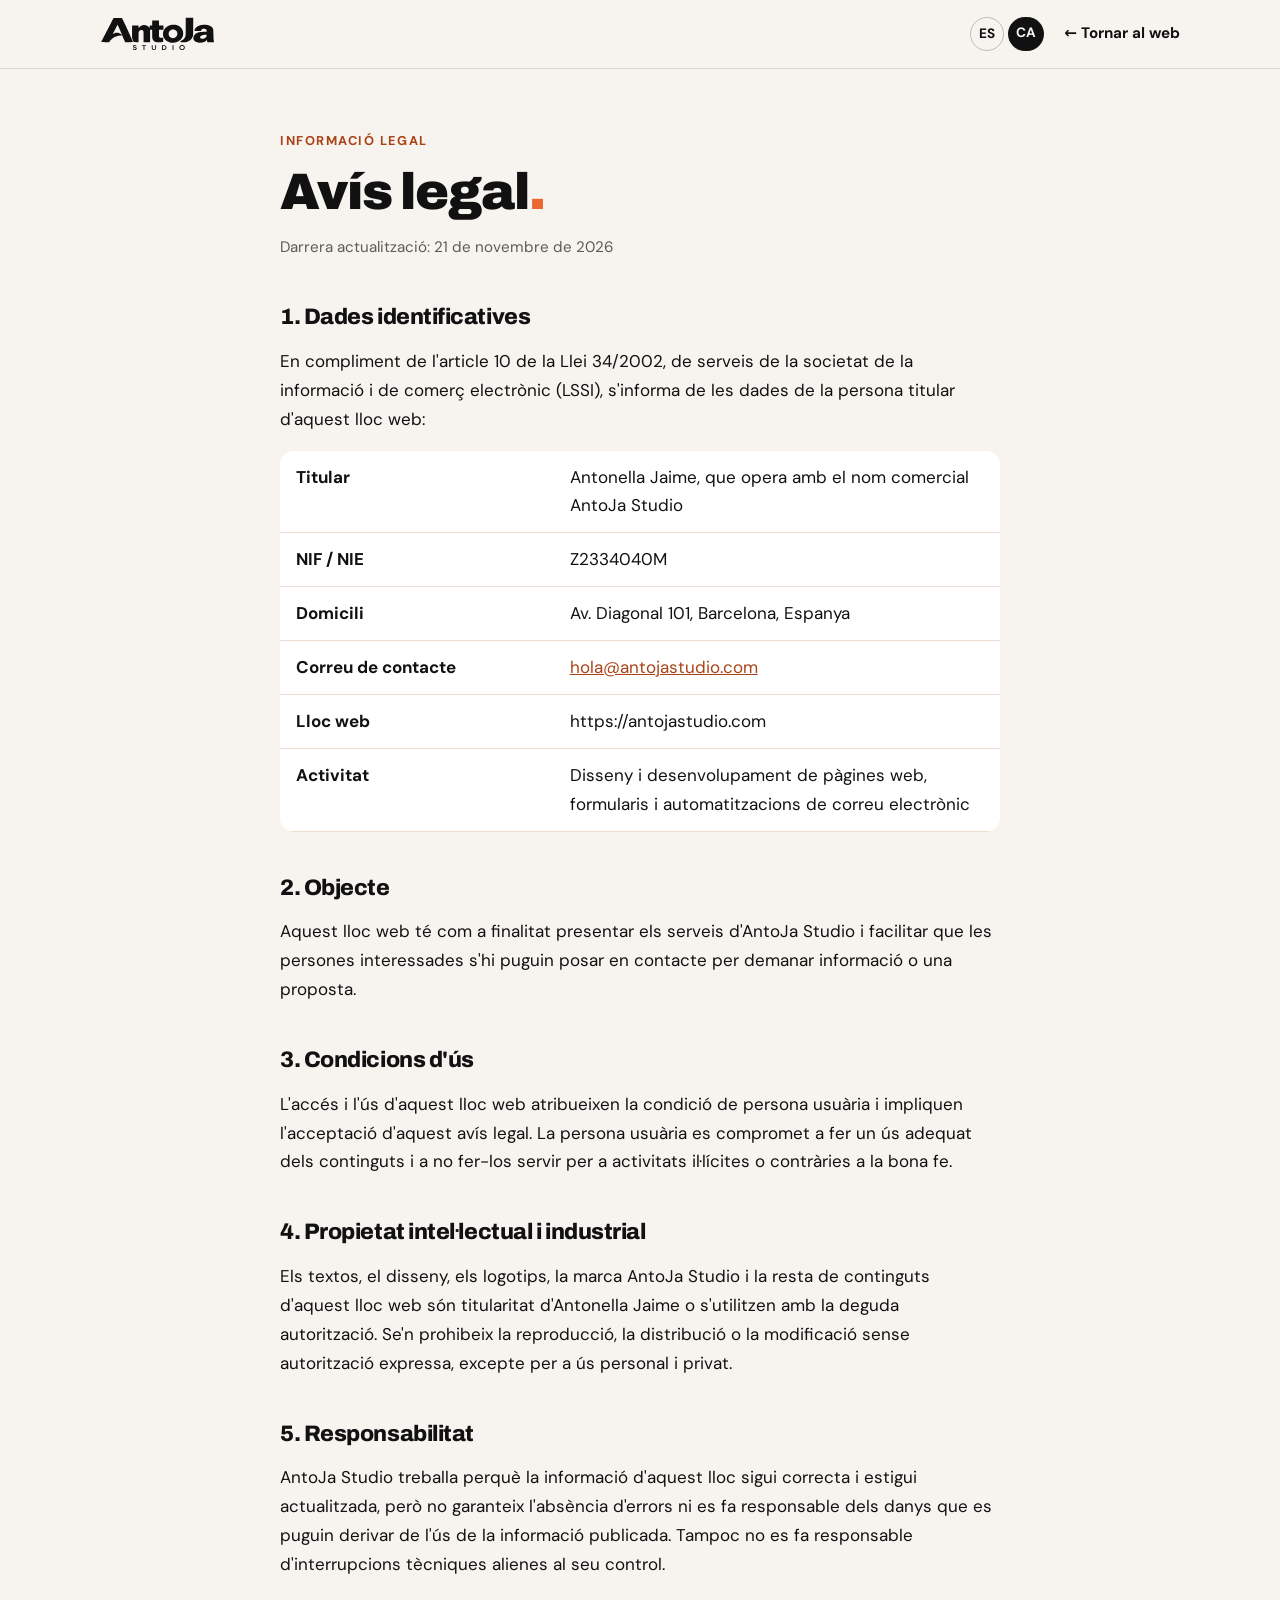
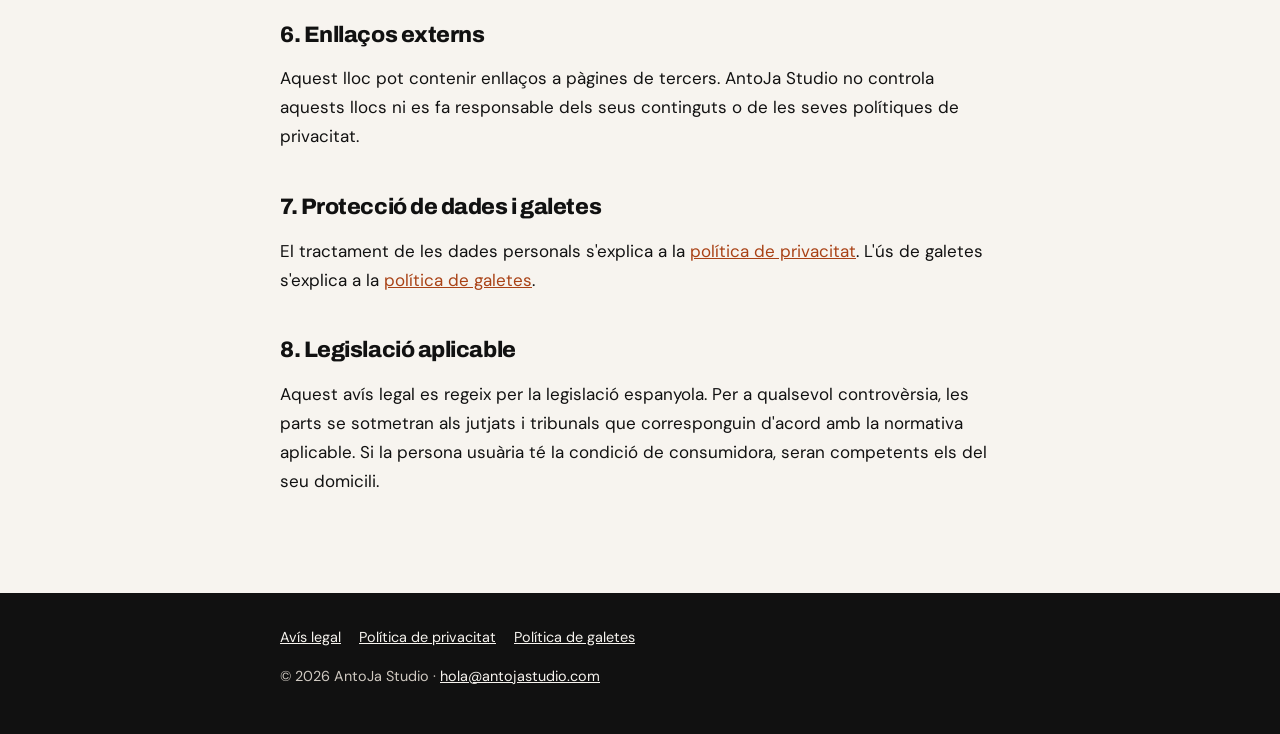
<file: avis-legal.html>
<!DOCTYPE html>
<!-- Versió en català de aviso-legal.html. Si canvies dades a una, canvia-les també a l'altra. -->
<html lang="ca">
<head>
  <meta charset="UTF-8">
  <meta name="viewport" content="width=device-width, initial-scale=1">
  <title>Avís legal · AntoJa Studio</title>
  <meta name="description" content="Avís legal d'AntoJa Studio.">
  <meta name="robots" content="noindex, follow">
  <link rel="alternate" hreflang="es" href="https://antojastudio.com/aviso-legal.html">
  <link rel="alternate" hreflang="ca" href="https://antojastudio.com/avis-legal.html">
  <link rel="icon" href="favicon.svg" type="image/svg+xml">
  <link rel="stylesheet" href="assets/fuentes.css">
  <link rel="stylesheet" href="assets/legal.css">
</head>
<body>
  <header class="cabecera">
    <div class="contenedor">
      <a href="index.html" aria-label="AntoJa Studio, anar a l'inici"><img src="assets/logotipo.svg" alt="AntoJa Studio" width="115" height="34"></a>
      <div class="cabecera__derecha">
        <nav class="idioma" aria-label="Idioma"><a href="aviso-legal.html" lang="es" hreflang="es">ES</a><span aria-current="true">CA</span></nav>
        <a href="index.html" class="volver">← Tornar al web</a>
      </div>
    </div>
  </header>
  <main>
    <div class="contenedor">
      <span class="etiqueta">Informació legal</span>
      <h1>Avís legal<span>.</span></h1>
      <p class="actualizado">Darrera actualització: 21 de novembre de 2026</p>
      <h2>1. Dades identificatives</h2>
      <p>En compliment de l'article 10 de la Llei 34/2002, de serveis de la societat de la informació i de comerç electrònic (LSSI), s'informa de les dades de la persona titular d'aquest lloc web:</p>
      <table class="datos">
        <tr><th>Titular</th><td>Antonella Jaime, que opera amb el nom comercial AntoJa Studio</td></tr>
        <tr><th>NIF / NIE</th><td>Z2334040M</td></tr>
        <tr><th>Domicili</th><td>Av. Diagonal 101, Barcelona, Espanya</td></tr>
        <tr><th>Correu de contacte</th><td><a href="mailto:hola@antojastudio.com">hola@antojastudio.com</a></td></tr>
        <tr><th>Lloc web</th><td>https://antojastudio.com</td></tr>
        <tr><th>Activitat</th><td>Disseny i desenvolupament de pàgines web, formularis i automatitzacions de correu electrònic</td></tr>
      </table>

      <h2>2. Objecte</h2>
      <p>Aquest lloc web té com a finalitat presentar els serveis d'AntoJa Studio i facilitar que les persones interessades s'hi puguin posar en contacte per demanar informació o una proposta.</p>

      <h2>3. Condicions d'ús</h2>
      <p>L'accés i l'ús d'aquest lloc web atribueixen la condició de persona usuària i impliquen l'acceptació d'aquest avís legal. La persona usuària es compromet a fer un ús adequat dels continguts i a no fer-los servir per a activitats il·lícites o contràries a la bona fe.</p>

      <h2>4. Propietat intel·lectual i industrial</h2>
      <p>Els textos, el disseny, els logotips, la marca AntoJa Studio i la resta de continguts d'aquest lloc web són titularitat d'Antonella Jaime o s'utilitzen amb la deguda autorització. Se'n prohibeix la reproducció, la distribució o la modificació sense autorització expressa, excepte per a ús personal i privat.</p>

      <h2>5. Responsabilitat</h2>
      <p>AntoJa Studio treballa perquè la informació d'aquest lloc sigui correcta i estigui actualitzada, però no garanteix l'absència d'errors ni es fa responsable dels danys que es puguin derivar de l'ús de la informació publicada. Tampoc no es fa responsable d'interrupcions tècniques alienes al seu control.</p>

      <h2>6. Enllaços externs</h2>
      <p>Aquest lloc pot contenir enllaços a pàgines de tercers. AntoJa Studio no controla aquests llocs ni es fa responsable dels seus continguts o de les seves polítiques de privacitat.</p>

      <h2>7. Protecció de dades i galetes</h2>
      <p>El tractament de les dades personals s'explica a la <a href="privacitat.html">política de privacitat</a>. L'ús de galetes s'explica a la <a href="galetes.html">política de galetes</a>.</p>

      <h2>8. Legislació aplicable</h2>
      <p>Aquest avís legal es regeix per la legislació espanyola. Per a qualsevol controvèrsia, les parts se sotmetran als jutjats i tribunals que corresponguin d'acord amb la normativa aplicable. Si la persona usuària té la condició de consumidora, seran competents els del seu domicili.</p>
    </div>
  </main>
  <footer class="pie">
    <div class="contenedor">
      <a href="avis-legal.html">Avís legal</a><a href="privacitat.html">Política de privacitat</a><a href="galetes.html">Política de galetes</a>
      <p>© 2026 AntoJa Studio · <a href="mailto:hola@antojastudio.com">hola@antojastudio.com</a></p>
    </div>
  </footer>
</body>
</html>
</file>
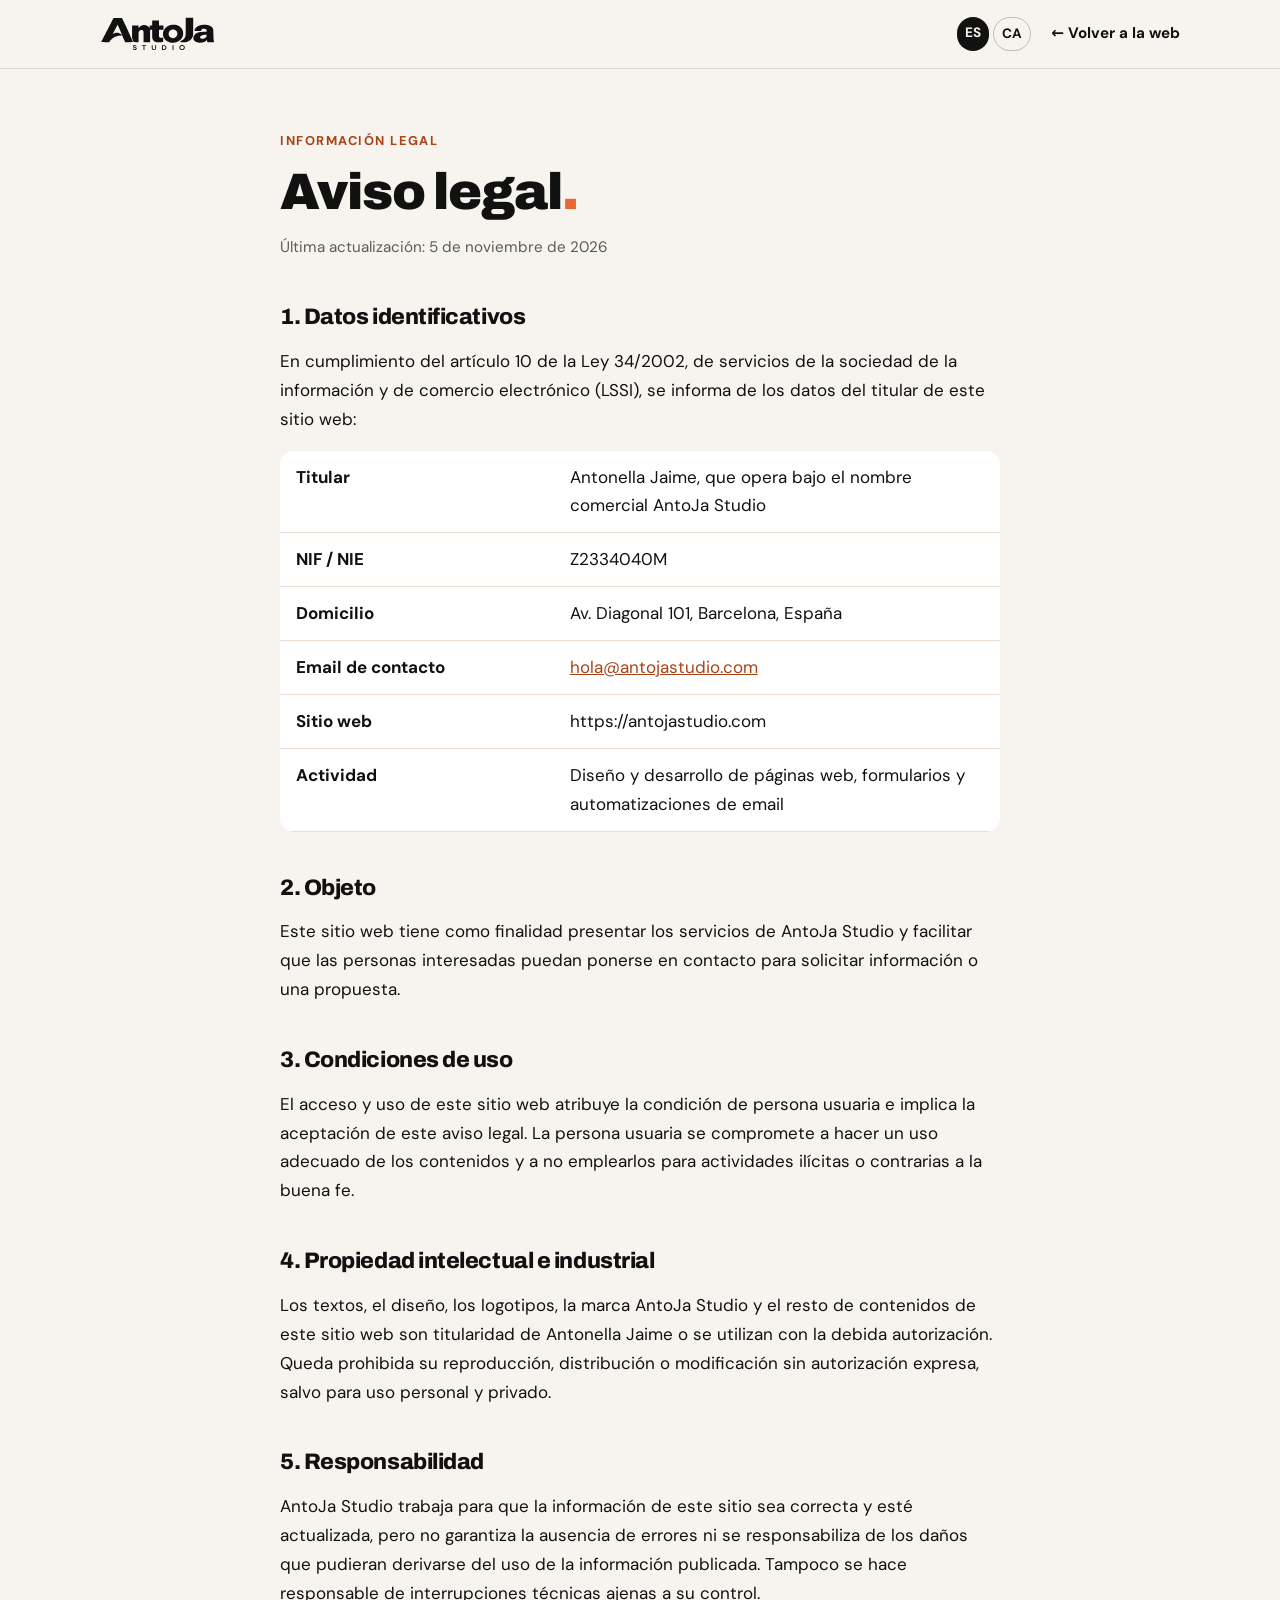
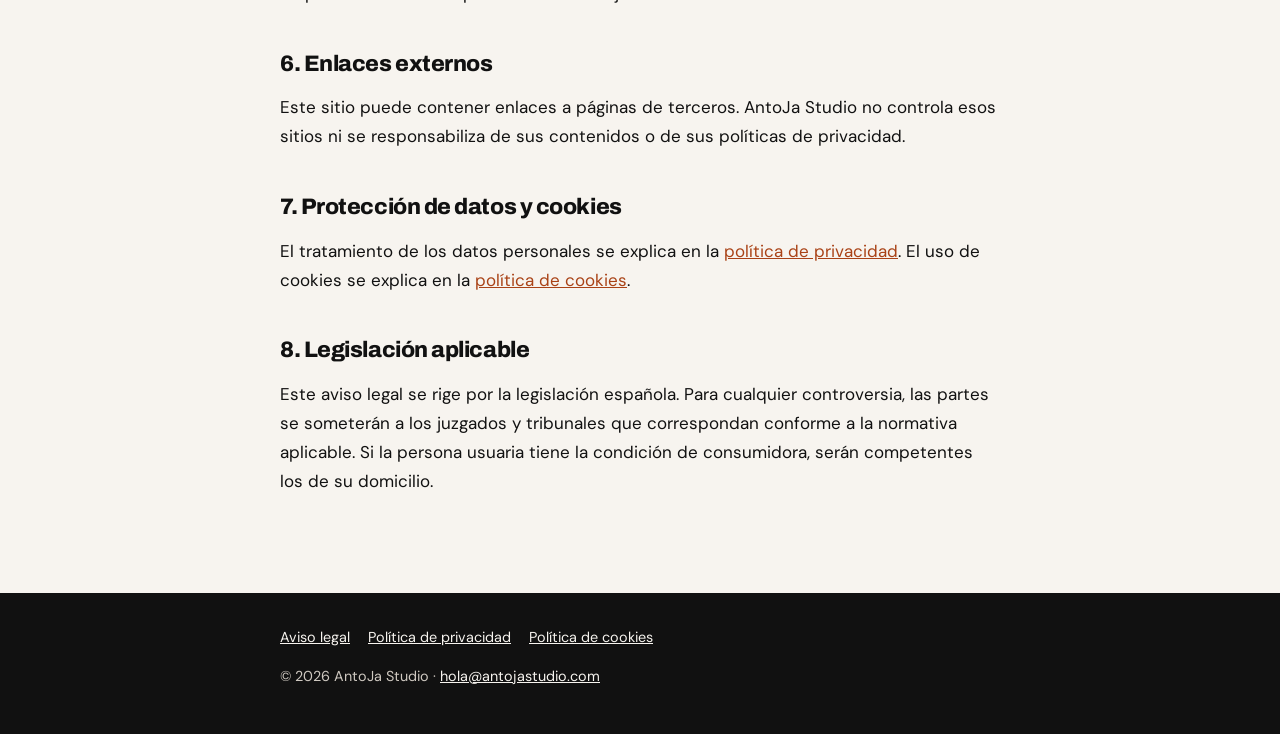
<file: aviso-legal.html>
<!DOCTYPE html>
<!-- Página legal de AntoJa Studio. Versión en catalán: avis-legal.html. Si cambias datos en una, cámbialos también en la otra. -->
<html lang="es">
<head>
  <meta charset="UTF-8">
  <meta name="viewport" content="width=device-width, initial-scale=1">
  <title>Aviso legal · AntoJa Studio</title>
  <meta name="description" content="Aviso legal de AntoJa Studio.">
  <meta name="robots" content="noindex, follow">
  <link rel="alternate" hreflang="es" href="https://antojastudio.com/aviso-legal.html">
  <link rel="alternate" hreflang="ca" href="https://antojastudio.com/avis-legal.html">
  <link rel="icon" href="favicon.svg" type="image/svg+xml">
  <link rel="stylesheet" href="assets/fuentes.css">
  <link rel="stylesheet" href="assets/legal.css">
</head>
<body>
  <header class="cabecera">
    <div class="contenedor">
      <a href="index.html" aria-label="AntoJa Studio, ir al inicio"><img src="assets/logotipo.svg" alt="AntoJa Studio" width="115" height="34"></a>
      <div class="cabecera__derecha">
        <nav class="idioma" aria-label="Idioma"><span aria-current="true">ES</span><a href="avis-legal.html" lang="ca" hreflang="ca">CA</a></nav>
        <a href="index.html" class="volver">← Volver a la web</a>
      </div>
    </div>
  </header>
  <main>
    <div class="contenedor">
      <span class="etiqueta">Información legal</span>
      <h1>Aviso legal<span>.</span></h1>
      <p class="actualizado">Última actualización: 5 de noviembre de 2026</p>
      <h2>1. Datos identificativos</h2>
      <p>En cumplimiento del artículo 10 de la Ley 34/2002, de servicios de la sociedad de la información y de comercio electrónico (LSSI), se informa de los datos del titular de este sitio web:</p>
      <table class="datos">
        <tr><th>Titular</th><td>Antonella Jaime, que opera bajo el nombre comercial AntoJa Studio</td></tr>
        <tr><th>NIF / NIE</th><td>Z2334040M</td></tr>
        <tr><th>Domicilio</th><td>Av. Diagonal 101, Barcelona, España</td></tr>
        <tr><th>Email de contacto</th><td><a href="mailto:hola@antojastudio.com">hola@antojastudio.com</a></td></tr>
        <tr><th>Sitio web</th><td>https://antojastudio.com</td></tr>
        <tr><th>Actividad</th><td>Diseño y desarrollo de páginas web, formularios y automatizaciones de email</td></tr>
      </table>

      <h2>2. Objeto</h2>
      <p>Este sitio web tiene como finalidad presentar los servicios de AntoJa Studio y facilitar que las personas interesadas puedan ponerse en contacto para solicitar información o una propuesta.</p>

      <h2>3. Condiciones de uso</h2>
      <p>El acceso y uso de este sitio web atribuye la condición de persona usuaria e implica la aceptación de este aviso legal. La persona usuaria se compromete a hacer un uso adecuado de los contenidos y a no emplearlos para actividades ilícitas o contrarias a la buena fe.</p>

      <h2>4. Propiedad intelectual e industrial</h2>
      <p>Los textos, el diseño, los logotipos, la marca AntoJa Studio y el resto de contenidos de este sitio web son titularidad de Antonella Jaime o se utilizan con la debida autorización. Queda prohibida su reproducción, distribución o modificación sin autorización expresa, salvo para uso personal y privado.</p>

      <h2>5. Responsabilidad</h2>
      <p>AntoJa Studio trabaja para que la información de este sitio sea correcta y esté actualizada, pero no garantiza la ausencia de errores ni se responsabiliza de los daños que pudieran derivarse del uso de la información publicada. Tampoco se hace responsable de interrupciones técnicas ajenas a su control.</p>

      <h2>6. Enlaces externos</h2>
      <p>Este sitio puede contener enlaces a páginas de terceros. AntoJa Studio no controla esos sitios ni se responsabiliza de sus contenidos o de sus políticas de privacidad.</p>

      <h2>7. Protección de datos y cookies</h2>
      <p>El tratamiento de los datos personales se explica en la <a href="privacidad.html">política de privacidad</a>. El uso de cookies se explica en la <a href="cookies.html">política de cookies</a>.</p>

      <h2>8. Legislación aplicable</h2>
      <p>Este aviso legal se rige por la legislación española. Para cualquier controversia, las partes se someterán a los juzgados y tribunales que correspondan conforme a la normativa aplicable. Si la persona usuaria tiene la condición de consumidora, serán competentes los de su domicilio.</p>
    </div>
  </main>
  <footer class="pie">
    <div class="contenedor">
      <a href="aviso-legal.html">Aviso legal</a><a href="privacidad.html">Política de privacidad</a><a href="cookies.html">Política de cookies</a>
      <p>© 2026 AntoJa Studio · <a href="mailto:hola@antojastudio.com">hola@antojastudio.com</a></p>
    </div>
  </footer>
</body>
</html>
</file>
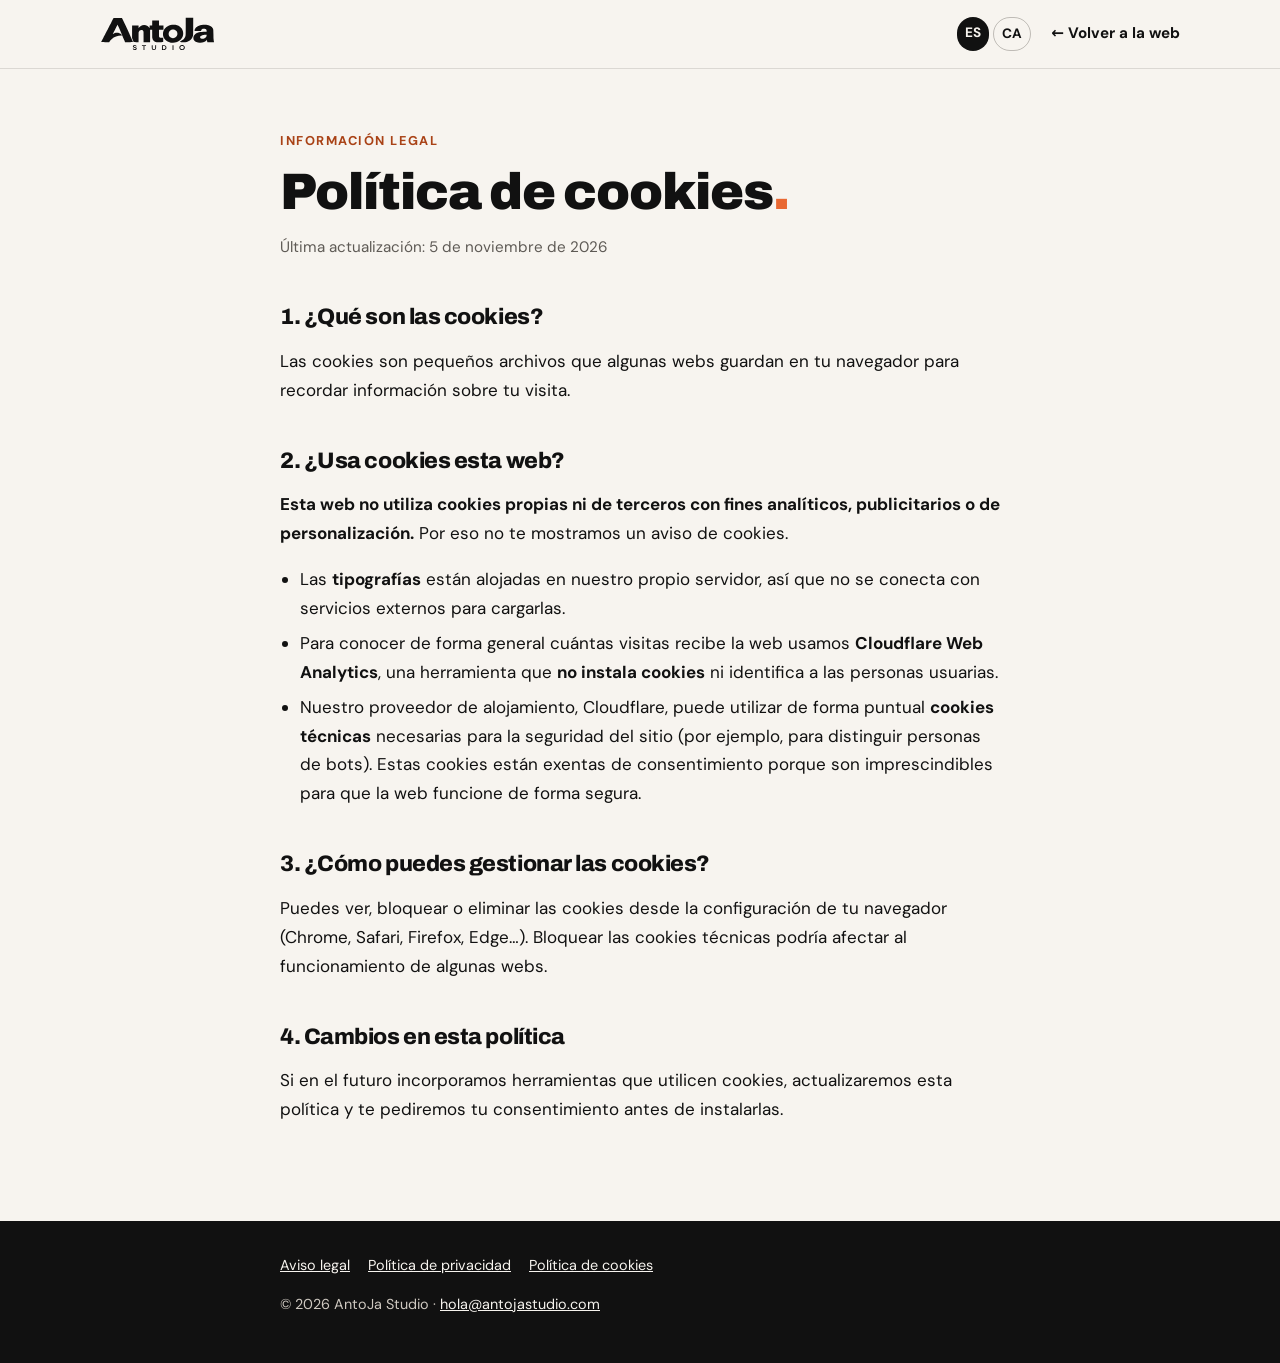
<file: cookies.html>
<!DOCTYPE html>
<!-- Página legal de AntoJa Studio. Versión en catalán: galetes.html. Si cambias datos en una, cámbialos también en la otra. -->
<html lang="es">
<head>
  <meta charset="UTF-8">
  <meta name="viewport" content="width=device-width, initial-scale=1">
  <title>Política de cookies · AntoJa Studio</title>
  <meta name="description" content="Uso de cookies en antojastudio.com.">
  <meta name="robots" content="noindex, follow">
  <link rel="alternate" hreflang="es" href="https://antojastudio.com/cookies.html">
  <link rel="alternate" hreflang="ca" href="https://antojastudio.com/galetes.html">
  <link rel="icon" href="favicon.svg" type="image/svg+xml">
  <link rel="stylesheet" href="assets/fuentes.css">
  <link rel="stylesheet" href="assets/legal.css">
</head>
<body>
  <header class="cabecera">
    <div class="contenedor">
      <a href="index.html" aria-label="AntoJa Studio, ir al inicio"><img src="assets/logotipo.svg" alt="AntoJa Studio" width="115" height="34"></a>
      <div class="cabecera__derecha">
        <nav class="idioma" aria-label="Idioma"><span aria-current="true">ES</span><a href="galetes.html" lang="ca" hreflang="ca">CA</a></nav>
        <a href="index.html" class="volver">← Volver a la web</a>
      </div>
    </div>
  </header>
  <main>
    <div class="contenedor">
      <span class="etiqueta">Información legal</span>
      <h1>Política de cookies<span>.</span></h1>
      <p class="actualizado">Última actualización: 5 de noviembre de 2026</p>
      <h2>1. ¿Qué son las cookies?</h2>
      <p>Las cookies son pequeños archivos que algunas webs guardan en tu navegador para recordar información sobre tu visita.</p>

      <h2>2. ¿Usa cookies esta web?</h2>
      <p><strong>Esta web no utiliza cookies propias ni de terceros con fines analíticos, publicitarios o de personalización.</strong> Por eso no te mostramos un aviso de cookies.</p>
      <ul>
        <li>Las <strong>tipografías</strong> están alojadas en nuestro propio servidor, así que no se conecta con servicios externos para cargarlas.</li>
        <li>Para conocer de forma general cuántas visitas recibe la web usamos <strong>Cloudflare Web Analytics</strong>, una herramienta que <strong>no instala cookies</strong> ni identifica a las personas usuarias.</li>
        <li>Nuestro proveedor de alojamiento, Cloudflare, puede utilizar de forma puntual <strong>cookies técnicas</strong> necesarias para la seguridad del sitio (por ejemplo, para distinguir personas de bots). Estas cookies están exentas de consentimiento porque son imprescindibles para que la web funcione de forma segura.</li>
      </ul>

      <h2>3. ¿Cómo puedes gestionar las cookies?</h2>
      <p>Puedes ver, bloquear o eliminar las cookies desde la configuración de tu navegador (Chrome, Safari, Firefox, Edge…). Bloquear las cookies técnicas podría afectar al funcionamiento de algunas webs.</p>

      <h2>4. Cambios en esta política</h2>
      <p>Si en el futuro incorporamos herramientas que utilicen cookies, actualizaremos esta política y te pediremos tu consentimiento antes de instalarlas.</p>
    </div>
  </main>
  <footer class="pie">
    <div class="contenedor">
      <a href="aviso-legal.html">Aviso legal</a><a href="privacidad.html">Política de privacidad</a><a href="cookies.html">Política de cookies</a>
      <p>© 2026 AntoJa Studio · <a href="mailto:hola@antojastudio.com">hola@antojastudio.com</a></p>
    </div>
  </footer>
</body>
</html>
</file>
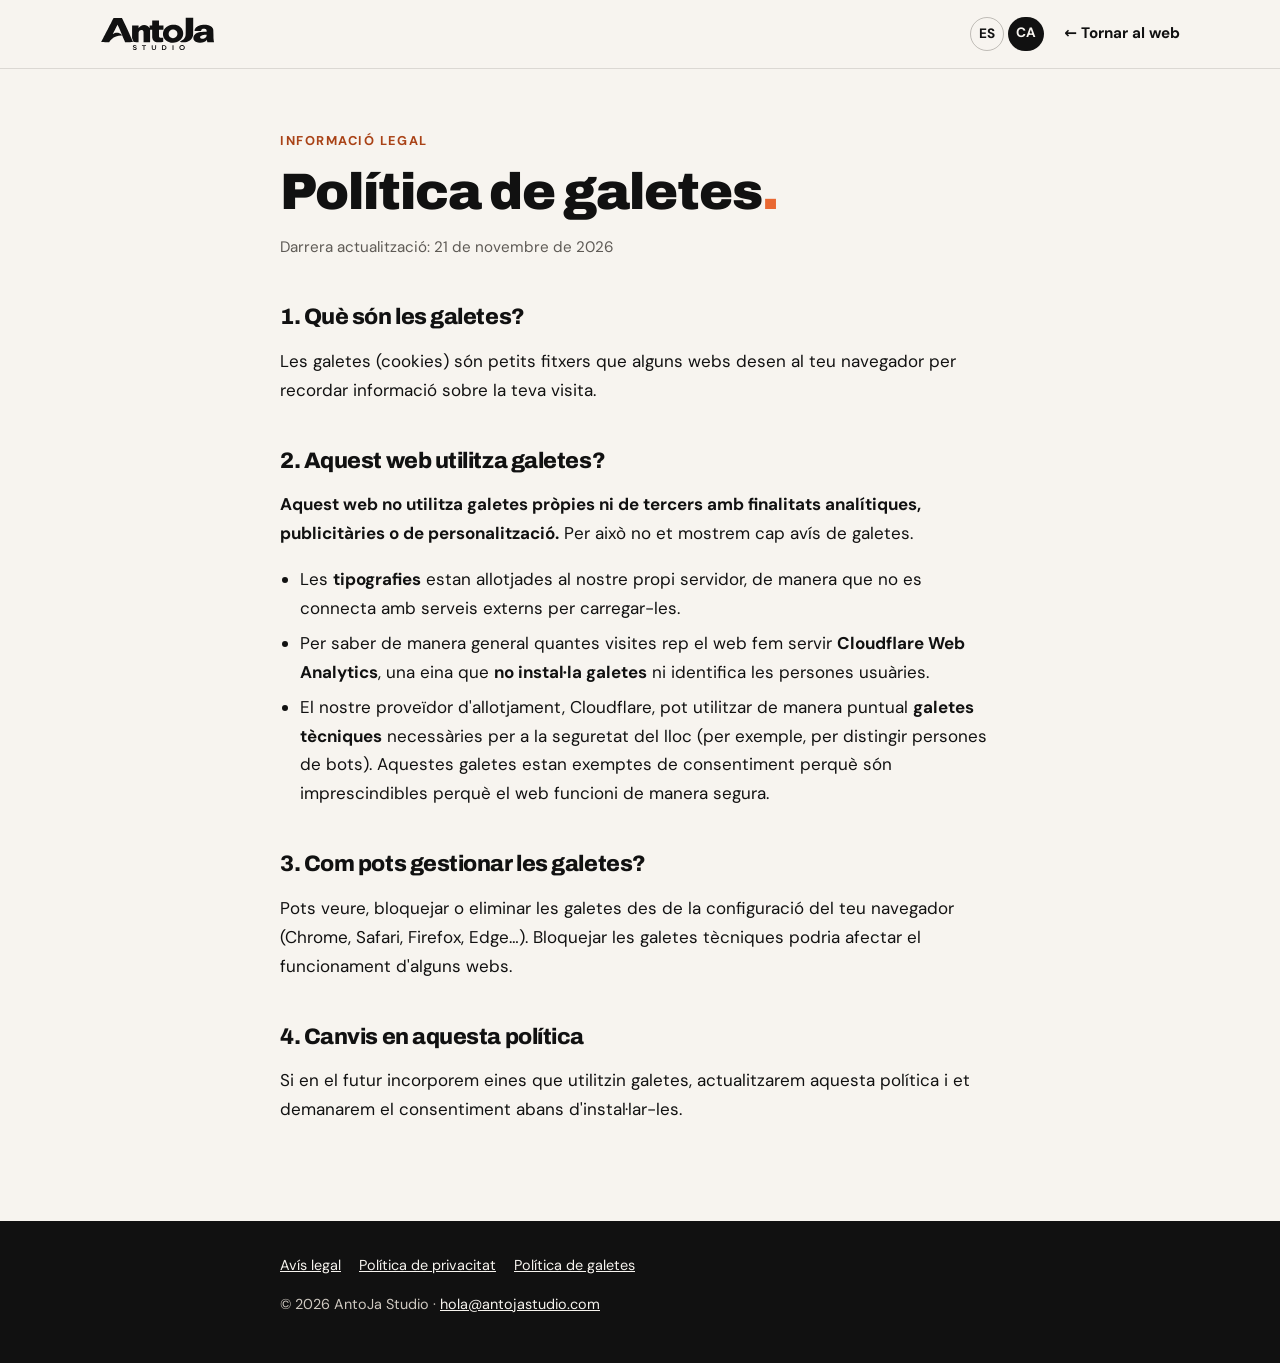
<file: galetes.html>
<!DOCTYPE html>
<!-- Versió en català de cookies.html. Si canvies dades a una, canvia-les també a l'altra. -->
<html lang="ca">
<head>
  <meta charset="UTF-8">
  <meta name="viewport" content="width=device-width, initial-scale=1">
  <title>Política de galetes · AntoJa Studio</title>
  <meta name="description" content="Ús de galetes a antojastudio.com.">
  <meta name="robots" content="noindex, follow">
  <link rel="alternate" hreflang="es" href="https://antojastudio.com/cookies.html">
  <link rel="alternate" hreflang="ca" href="https://antojastudio.com/galetes.html">
  <link rel="icon" href="favicon.svg" type="image/svg+xml">
  <link rel="stylesheet" href="assets/fuentes.css">
  <link rel="stylesheet" href="assets/legal.css">
</head>
<body>
  <header class="cabecera">
    <div class="contenedor">
      <a href="index.html" aria-label="AntoJa Studio, anar a l'inici"><img src="assets/logotipo.svg" alt="AntoJa Studio" width="115" height="34"></a>
      <div class="cabecera__derecha">
        <nav class="idioma" aria-label="Idioma"><a href="cookies.html" lang="es" hreflang="es">ES</a><span aria-current="true">CA</span></nav>
        <a href="index.html" class="volver">← Tornar al web</a>
      </div>
    </div>
  </header>
  <main>
    <div class="contenedor">
      <span class="etiqueta">Informació legal</span>
      <h1>Política de galetes<span>.</span></h1>
      <p class="actualizado">Darrera actualització: 21 de novembre de 2026</p>
      <h2>1. Què són les galetes?</h2>
      <p>Les galetes (cookies) són petits fitxers que alguns webs desen al teu navegador per recordar informació sobre la teva visita.</p>

      <h2>2. Aquest web utilitza galetes?</h2>
      <p><strong>Aquest web no utilitza galetes pròpies ni de tercers amb finalitats analítiques, publicitàries o de personalització.</strong> Per això no et mostrem cap avís de galetes.</p>
      <ul>
        <li>Les <strong>tipografies</strong> estan allotjades al nostre propi servidor, de manera que no es connecta amb serveis externs per carregar-les.</li>
        <li>Per saber de manera general quantes visites rep el web fem servir <strong>Cloudflare Web Analytics</strong>, una eina que <strong>no instal·la galetes</strong> ni identifica les persones usuàries.</li>
        <li>El nostre proveïdor d'allotjament, Cloudflare, pot utilitzar de manera puntual <strong>galetes tècniques</strong> necessàries per a la seguretat del lloc (per exemple, per distingir persones de bots). Aquestes galetes estan exemptes de consentiment perquè són imprescindibles perquè el web funcioni de manera segura.</li>
      </ul>

      <h2>3. Com pots gestionar les galetes?</h2>
      <p>Pots veure, bloquejar o eliminar les galetes des de la configuració del teu navegador (Chrome, Safari, Firefox, Edge…). Bloquejar les galetes tècniques podria afectar el funcionament d'alguns webs.</p>

      <h2>4. Canvis en aquesta política</h2>
      <p>Si en el futur incorporem eines que utilitzin galetes, actualitzarem aquesta política i et demanarem el consentiment abans d'instal·lar-les.</p>
    </div>
  </main>
  <footer class="pie">
    <div class="contenedor">
      <a href="avis-legal.html">Avís legal</a><a href="privacitat.html">Política de privacitat</a><a href="galetes.html">Política de galetes</a>
      <p>© 2026 AntoJa Studio · <a href="mailto:hola@antojastudio.com">hola@antojastudio.com</a></p>
    </div>
  </footer>
</body>
</html>
</file>
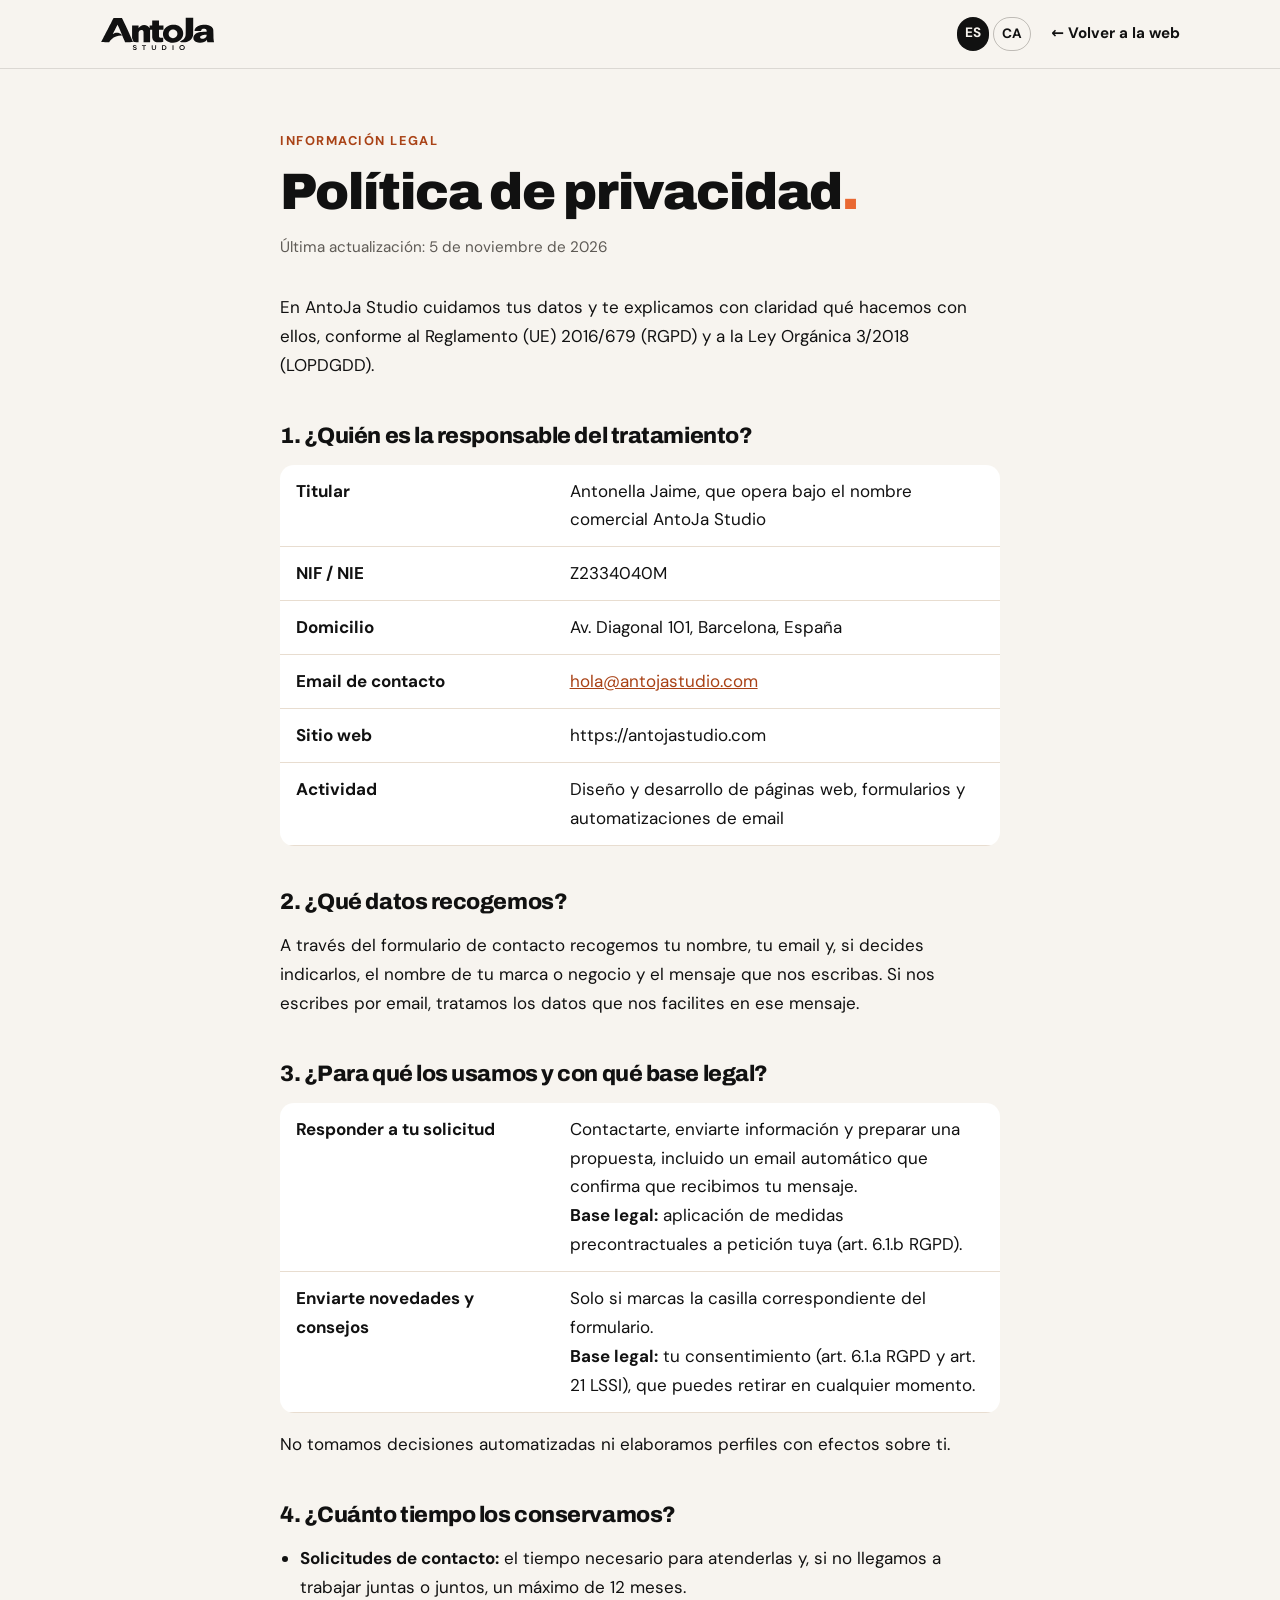
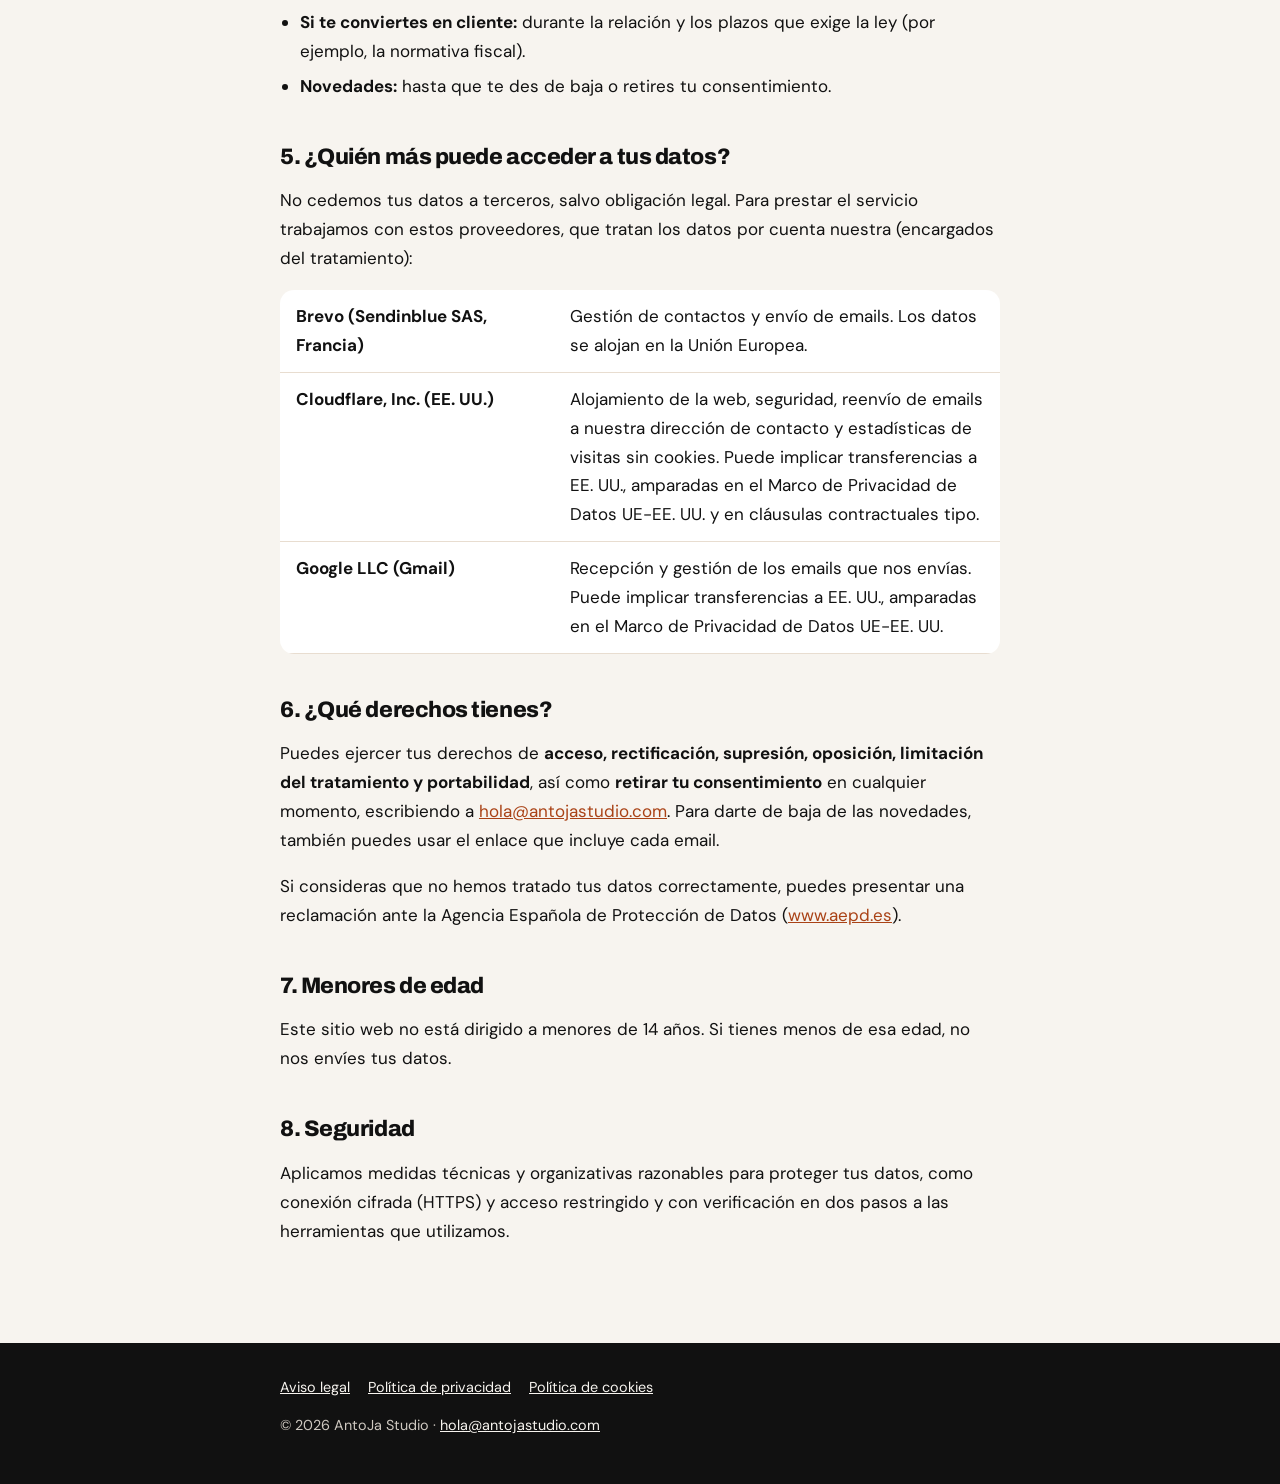
<file: privacidad.html>
<!DOCTYPE html>
<!-- Página legal de AntoJa Studio. Versión en catalán: privacitat.html. Si cambias datos en una, cámbialos también en la otra. -->
<html lang="es">
<head>
  <meta charset="UTF-8">
  <meta name="viewport" content="width=device-width, initial-scale=1">
  <title>Política de privacidad · AntoJa Studio</title>
  <meta name="description" content="Cómo trata AntoJa Studio tus datos personales.">
  <meta name="robots" content="noindex, follow">
  <link rel="alternate" hreflang="es" href="https://antojastudio.com/privacidad.html">
  <link rel="alternate" hreflang="ca" href="https://antojastudio.com/privacitat.html">
  <link rel="icon" href="favicon.svg" type="image/svg+xml">
  <link rel="stylesheet" href="assets/fuentes.css">
  <link rel="stylesheet" href="assets/legal.css">
</head>
<body>
  <header class="cabecera">
    <div class="contenedor">
      <a href="index.html" aria-label="AntoJa Studio, ir al inicio"><img src="assets/logotipo.svg" alt="AntoJa Studio" width="115" height="34"></a>
      <div class="cabecera__derecha">
        <nav class="idioma" aria-label="Idioma"><span aria-current="true">ES</span><a href="privacitat.html" lang="ca" hreflang="ca">CA</a></nav>
        <a href="index.html" class="volver">← Volver a la web</a>
      </div>
    </div>
  </header>
  <main>
    <div class="contenedor">
      <span class="etiqueta">Información legal</span>
      <h1>Política de privacidad<span>.</span></h1>
      <p class="actualizado">Última actualización: 5 de noviembre de 2026</p>
      <p>En AntoJa Studio cuidamos tus datos y te explicamos con claridad qué hacemos con ellos, conforme al Reglamento (UE) 2016/679 (RGPD) y a la Ley Orgánica 3/2018 (LOPDGDD).</p>

      <h2>1. ¿Quién es la responsable del tratamiento?</h2>
      <table class="datos">
        <tr><th>Titular</th><td>Antonella Jaime, que opera bajo el nombre comercial AntoJa Studio</td></tr>
        <tr><th>NIF / NIE</th><td>Z2334040M</td></tr>
        <tr><th>Domicilio</th><td>Av. Diagonal 101, Barcelona, España</td></tr>
        <tr><th>Email de contacto</th><td><a href="mailto:hola@antojastudio.com">hola@antojastudio.com</a></td></tr>
        <tr><th>Sitio web</th><td>https://antojastudio.com</td></tr>
        <tr><th>Actividad</th><td>Diseño y desarrollo de páginas web, formularios y automatizaciones de email</td></tr>
      </table>

      <h2>2. ¿Qué datos recogemos?</h2>
      <p>A través del formulario de contacto recogemos tu nombre, tu email y, si decides indicarlos, el nombre de tu marca o negocio y el mensaje que nos escribas. Si nos escribes por email, tratamos los datos que nos facilites en ese mensaje.</p>

      <h2>3. ¿Para qué los usamos y con qué base legal?</h2>
      <table class="datos">
        <tr><th>Responder a tu solicitud</th><td>Contactarte, enviarte información y preparar una propuesta, incluido un email automático que confirma que recibimos tu mensaje. <br><strong>Base legal:</strong> aplicación de medidas precontractuales a petición tuya (art. 6.1.b RGPD).</td></tr>
        <tr><th>Enviarte novedades y consejos</th><td>Solo si marcas la casilla correspondiente del formulario. <br><strong>Base legal:</strong> tu consentimiento (art. 6.1.a RGPD y art. 21 LSSI), que puedes retirar en cualquier momento.</td></tr>
      </table>
      <p>No tomamos decisiones automatizadas ni elaboramos perfiles con efectos sobre ti.</p>

      <h2>4. ¿Cuánto tiempo los conservamos?</h2>
      <ul>
        <li><strong>Solicitudes de contacto:</strong> el tiempo necesario para atenderlas y, si no llegamos a trabajar juntas o juntos, un máximo de 12 meses.</li>
        <li><strong>Si te conviertes en cliente:</strong> durante la relación y los plazos que exige la ley (por ejemplo, la normativa fiscal).</li>
        <li><strong>Novedades:</strong> hasta que te des de baja o retires tu consentimiento.</li>
      </ul>

      <h2>5. ¿Quién más puede acceder a tus datos?</h2>
      <p>No cedemos tus datos a terceros, salvo obligación legal. Para prestar el servicio trabajamos con estos proveedores, que tratan los datos por cuenta nuestra (encargados del tratamiento):</p>
      <table class="datos">
        <tr><th>Brevo (Sendinblue SAS, Francia)</th><td>Gestión de contactos y envío de emails. Los datos se alojan en la Unión Europea.</td></tr>
        <tr><th>Cloudflare, Inc. (EE. UU.)</th><td>Alojamiento de la web, seguridad, reenvío de emails a nuestra dirección de contacto y estadísticas de visitas sin cookies. Puede implicar transferencias a EE. UU., amparadas en el Marco de Privacidad de Datos UE-EE. UU. y en cláusulas contractuales tipo.</td></tr>
        <tr><th>Google LLC (Gmail)</th><td>Recepción y gestión de los emails que nos envías. Puede implicar transferencias a EE. UU., amparadas en el Marco de Privacidad de Datos UE-EE. UU.</td></tr>
      </table>

      <h2>6. ¿Qué derechos tienes?</h2>
      <p>Puedes ejercer tus derechos de <strong>acceso, rectificación, supresión, oposición, limitación del tratamiento y portabilidad</strong>, así como <strong>retirar tu consentimiento</strong> en cualquier momento, escribiendo a <a href="mailto:hola@antojastudio.com">hola@antojastudio.com</a>. Para darte de baja de las novedades, también puedes usar el enlace que incluye cada email.</p>
      <p>Si consideras que no hemos tratado tus datos correctamente, puedes presentar una reclamación ante la Agencia Española de Protección de Datos (<a href="https://www.aepd.es" rel="noopener">www.aepd.es</a>).</p>

      <h2>7. Menores de edad</h2>
      <p>Este sitio web no está dirigido a menores de 14 años. Si tienes menos de esa edad, no nos envíes tus datos.</p>

      <h2>8. Seguridad</h2>
      <p>Aplicamos medidas técnicas y organizativas razonables para proteger tus datos, como conexión cifrada (HTTPS) y acceso restringido y con verificación en dos pasos a las herramientas que utilizamos.</p>
    </div>
  </main>
  <footer class="pie">
    <div class="contenedor">
      <a href="aviso-legal.html">Aviso legal</a><a href="privacidad.html">Política de privacidad</a><a href="cookies.html">Política de cookies</a>
      <p>© 2026 AntoJa Studio · <a href="mailto:hola@antojastudio.com">hola@antojastudio.com</a></p>
    </div>
  </footer>
</body>
</html>
</file>
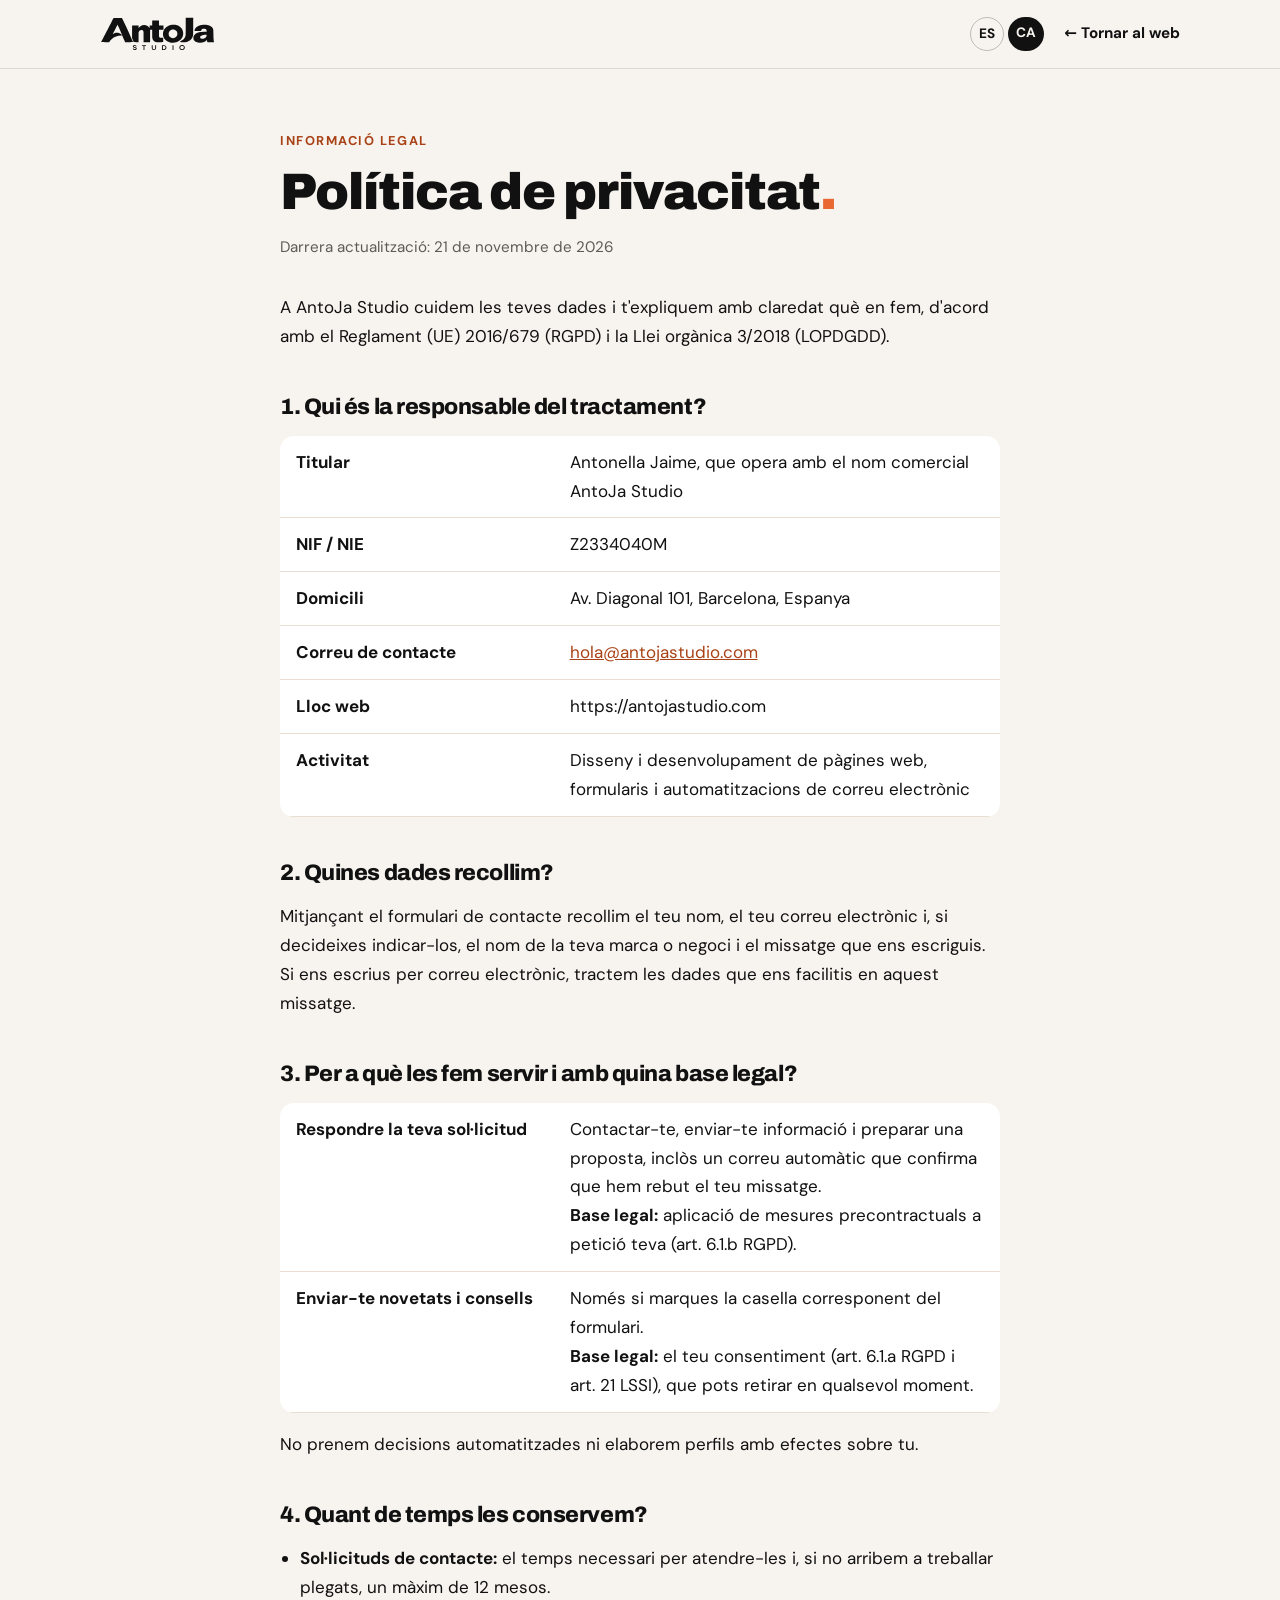
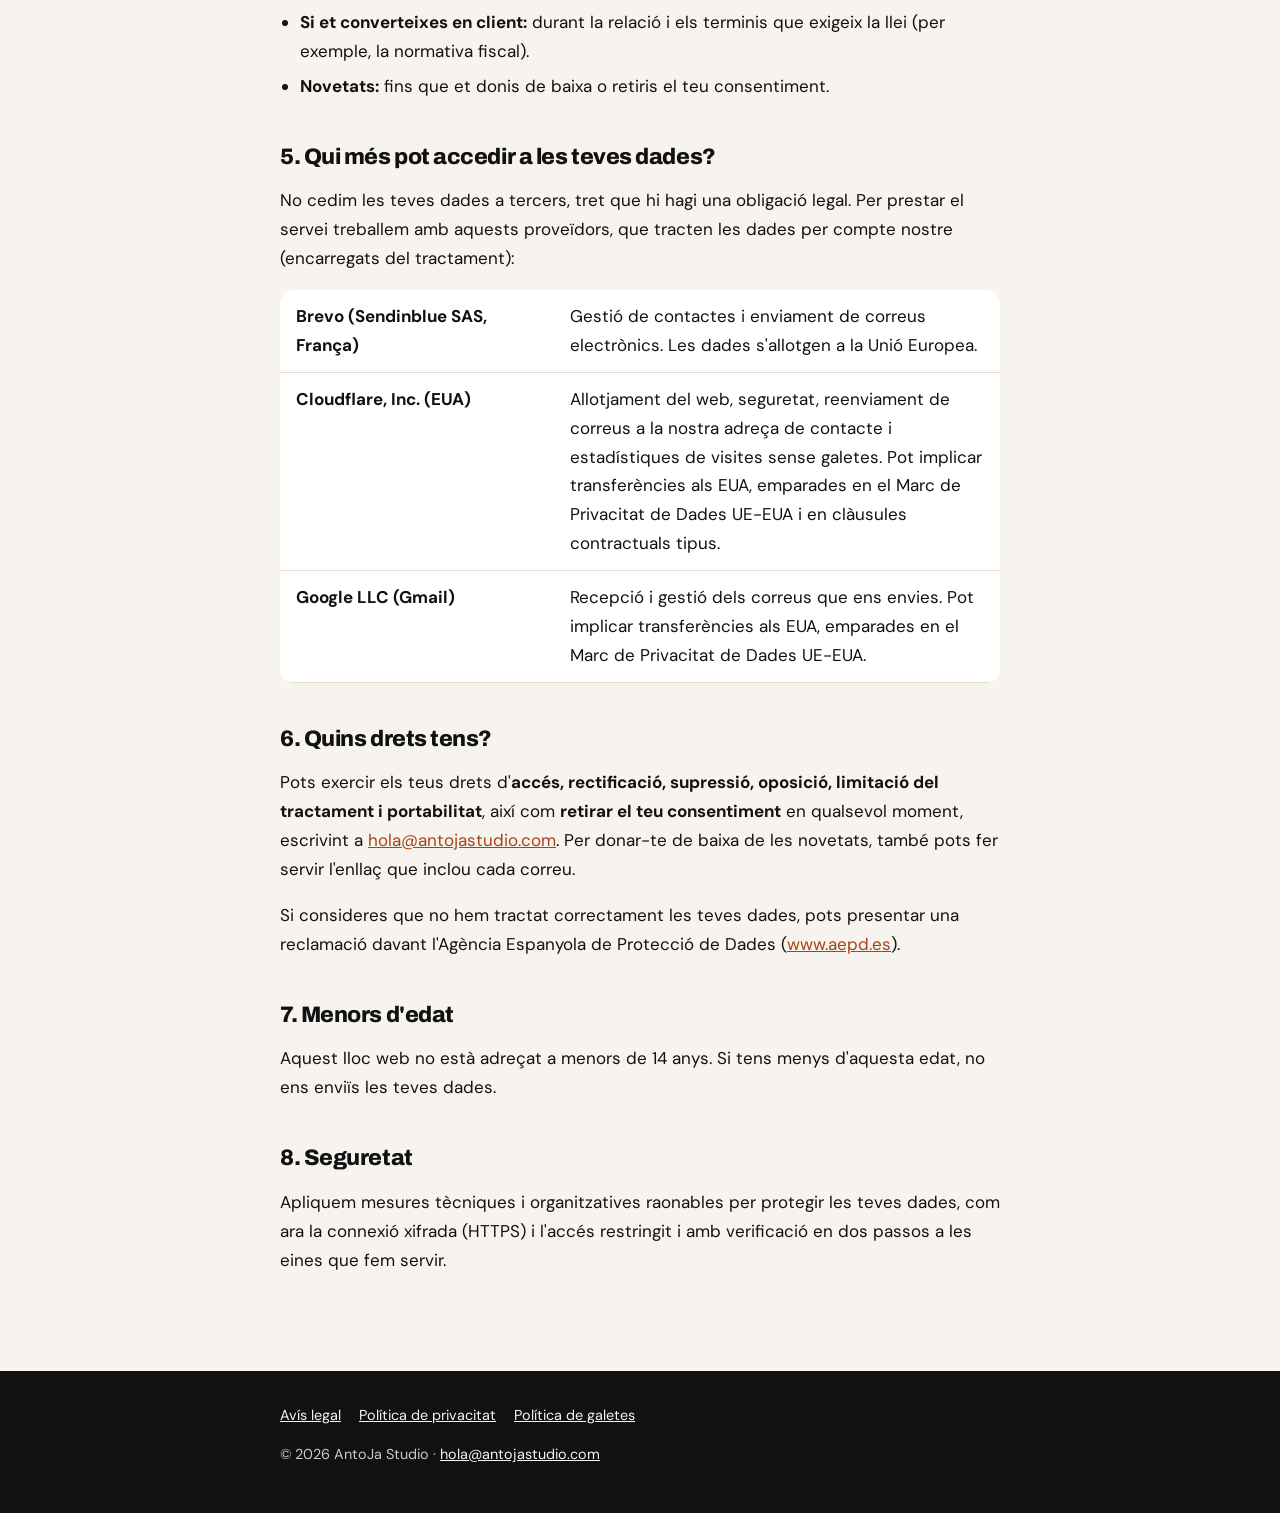
<file: privacitat.html>
<!DOCTYPE html>
<!-- Versió en català de privacidad.html. Si canvies dades a una, canvia-les també a l'altra. -->
<html lang="ca">
<head>
  <meta charset="UTF-8">
  <meta name="viewport" content="width=device-width, initial-scale=1">
  <title>Política de privacitat · AntoJa Studio</title>
  <meta name="description" content="Com tracta AntoJa Studio les teves dades personals.">
  <meta name="robots" content="noindex, follow">
  <link rel="alternate" hreflang="es" href="https://antojastudio.com/privacidad.html">
  <link rel="alternate" hreflang="ca" href="https://antojastudio.com/privacitat.html">
  <link rel="icon" href="favicon.svg" type="image/svg+xml">
  <link rel="stylesheet" href="assets/fuentes.css">
  <link rel="stylesheet" href="assets/legal.css">
</head>
<body>
  <header class="cabecera">
    <div class="contenedor">
      <a href="index.html" aria-label="AntoJa Studio, anar a l'inici"><img src="assets/logotipo.svg" alt="AntoJa Studio" width="115" height="34"></a>
      <div class="cabecera__derecha">
        <nav class="idioma" aria-label="Idioma"><a href="privacidad.html" lang="es" hreflang="es">ES</a><span aria-current="true">CA</span></nav>
        <a href="index.html" class="volver">← Tornar al web</a>
      </div>
    </div>
  </header>
  <main>
    <div class="contenedor">
      <span class="etiqueta">Informació legal</span>
      <h1>Política de privacitat<span>.</span></h1>
      <p class="actualizado">Darrera actualització: 21 de novembre de 2026</p>
      <p>A AntoJa Studio cuidem les teves dades i t'expliquem amb claredat què en fem, d'acord amb el Reglament (UE) 2016/679 (RGPD) i la Llei orgànica 3/2018 (LOPDGDD).</p>

      <h2>1. Qui és la responsable del tractament?</h2>
      <table class="datos">
        <tr><th>Titular</th><td>Antonella Jaime, que opera amb el nom comercial AntoJa Studio</td></tr>
        <tr><th>NIF / NIE</th><td>Z2334040M</td></tr>
        <tr><th>Domicili</th><td>Av. Diagonal 101, Barcelona, Espanya</td></tr>
        <tr><th>Correu de contacte</th><td><a href="mailto:hola@antojastudio.com">hola@antojastudio.com</a></td></tr>
        <tr><th>Lloc web</th><td>https://antojastudio.com</td></tr>
        <tr><th>Activitat</th><td>Disseny i desenvolupament de pàgines web, formularis i automatitzacions de correu electrònic</td></tr>
      </table>

      <h2>2. Quines dades recollim?</h2>
      <p>Mitjançant el formulari de contacte recollim el teu nom, el teu correu electrònic i, si decideixes indicar-los, el nom de la teva marca o negoci i el missatge que ens escriguis. Si ens escrius per correu electrònic, tractem les dades que ens facilitis en aquest missatge.</p>

      <h2>3. Per a què les fem servir i amb quina base legal?</h2>
      <table class="datos">
        <tr><th>Respondre la teva sol·licitud</th><td>Contactar-te, enviar-te informació i preparar una proposta, inclòs un correu automàtic que confirma que hem rebut el teu missatge. <br><strong>Base legal:</strong> aplicació de mesures precontractuals a petició teva (art. 6.1.b RGPD).</td></tr>
        <tr><th>Enviar-te novetats i consells</th><td>Només si marques la casella corresponent del formulari. <br><strong>Base legal:</strong> el teu consentiment (art. 6.1.a RGPD i art. 21 LSSI), que pots retirar en qualsevol moment.</td></tr>
      </table>
      <p>No prenem decisions automatitzades ni elaborem perfils amb efectes sobre tu.</p>

      <h2>4. Quant de temps les conservem?</h2>
      <ul>
        <li><strong>Sol·licituds de contacte:</strong> el temps necessari per atendre-les i, si no arribem a treballar plegats, un màxim de 12 mesos.</li>
        <li><strong>Si et converteixes en client:</strong> durant la relació i els terminis que exigeix la llei (per exemple, la normativa fiscal).</li>
        <li><strong>Novetats:</strong> fins que et donis de baixa o retiris el teu consentiment.</li>
      </ul>

      <h2>5. Qui més pot accedir a les teves dades?</h2>
      <p>No cedim les teves dades a tercers, tret que hi hagi una obligació legal. Per prestar el servei treballem amb aquests proveïdors, que tracten les dades per compte nostre (encarregats del tractament):</p>
      <table class="datos">
        <tr><th>Brevo (Sendinblue SAS, França)</th><td>Gestió de contactes i enviament de correus electrònics. Les dades s'allotgen a la Unió Europea.</td></tr>
        <tr><th>Cloudflare, Inc. (EUA)</th><td>Allotjament del web, seguretat, reenviament de correus a la nostra adreça de contacte i estadístiques de visites sense galetes. Pot implicar transferències als EUA, emparades en el Marc de Privacitat de Dades UE-EUA i en clàusules contractuals tipus.</td></tr>
        <tr><th>Google LLC (Gmail)</th><td>Recepció i gestió dels correus que ens envies. Pot implicar transferències als EUA, emparades en el Marc de Privacitat de Dades UE-EUA.</td></tr>
      </table>

      <h2>6. Quins drets tens?</h2>
      <p>Pots exercir els teus drets d'<strong>accés, rectificació, supressió, oposició, limitació del tractament i portabilitat</strong>, així com <strong>retirar el teu consentiment</strong> en qualsevol moment, escrivint a <a href="mailto:hola@antojastudio.com">hola@antojastudio.com</a>. Per donar-te de baixa de les novetats, també pots fer servir l'enllaç que inclou cada correu.</p>
      <p>Si consideres que no hem tractat correctament les teves dades, pots presentar una reclamació davant l'Agència Espanyola de Protecció de Dades (<a href="https://www.aepd.es" rel="noopener">www.aepd.es</a>).</p>

      <h2>7. Menors d'edat</h2>
      <p>Aquest lloc web no està adreçat a menors de 14 anys. Si tens menys d'aquesta edat, no ens enviïs les teves dades.</p>

      <h2>8. Seguretat</h2>
      <p>Apliquem mesures tècniques i organitzatives raonables per protegir les teves dades, com ara la connexió xifrada (HTTPS) i l'accés restringit i amb verificació en dos passos a les eines que fem servir.</p>
    </div>
  </main>
  <footer class="pie">
    <div class="contenedor">
      <a href="avis-legal.html">Avís legal</a><a href="privacitat.html">Política de privacitat</a><a href="galetes.html">Política de galetes</a>
      <p>© 2026 AntoJa Studio · <a href="mailto:hola@antojastudio.com">hola@antojastudio.com</a></p>
    </div>
  </footer>
</body>
</html>
</file>
<file: assets/fuentes.css>
/* ============================================================
   TIPOGRAFÍAS ALOJADAS EN TU PROPIA WEB
   Antes se cargaban desde Google Fonts (eso enviaba la IP de cada
   visitante a Google). Ahora los archivos están en assets/fonts/.
   Son fuentes "variables": un solo archivo sirve para todos los grosores.
   ============================================================ */
@font-face {
  font-family: "Archivo";
  src: url("fonts/archivo.woff2") format("woff2");
  font-weight: 100 900;
  font-style: normal;
  font-display: swap;
}
@font-face {
  font-family: "DM Sans";
  src: url("fonts/dm-sans.woff2") format("woff2");
  font-weight: 100 1000;
  font-style: normal;
  font-display: swap;
}
</file>
<file: assets/legal.css>
/* ============================================================
   ESTILOS DE LAS PÁGINAS LEGALES
   (aviso-legal.html, privacidad.html, cookies.html)
   Es un archivo CSS externo: las 3 páginas lo comparten, así que
   si cambias algo aquí, cambia en las 3 a la vez.
   ============================================================ */
:root {
  --negro: #111111;
  --terracota: #E96832;
  --terracota-texto: #A94216;
  --marfil: #F7F4EF;
  --beige: #E8DDD0;
  --gris-texto: #5E5A55;
}
*, *::before, *::after { box-sizing: border-box; }
body {
  margin: 0;
  font-family: "DM Sans", system-ui, sans-serif;
  font-size: 1.0625rem;
  line-height: 1.7;
  color: var(--negro);
  background: var(--marfil);
}
a { color: var(--terracota-texto); }
.contenedor { max-width: 760px; margin: 0 auto; padding: 0 20px; }

.cabecera { border-bottom: 1px solid rgba(136, 132, 127, .25); }
.cabecera .contenedor { display: flex; align-items: center; justify-content: space-between; height: 68px; max-width: 1120px; }
.cabecera img { height: 34px; width: auto; display: block; }
.volver { font-weight: 700; color: var(--negro); text-decoration: none; font-size: .95rem; }
.volver:hover { color: var(--terracota-texto); }

main { padding: 56px 0 80px; }
.etiqueta { font-size: .8rem; font-weight: 700; letter-spacing: .12em; text-transform: uppercase; color: var(--terracota-texto); }
h1, h2 { font-family: "Archivo", system-ui, sans-serif; letter-spacing: -0.02em; line-height: 1.1; }
h1 { font-size: clamp(2.2rem, 7vw, 3.2rem); font-weight: 900; margin: 10px 0 8px; }
h1 span { color: var(--terracota); }
h2 { font-size: 1.4rem; font-weight: 800; margin: 44px 0 10px; }
.actualizado { color: var(--gris-texto); font-size: .95rem; margin-bottom: 32px; }
ul { padding-left: 1.2em; }
li { margin-bottom: 6px; }

/* Tabla de datos (responsive: en móvil se apila) */
.datos { width: 100%; border-collapse: collapse; margin: 16px 0; background: #fff; border-radius: 14px; overflow: hidden; }
.datos th, .datos td { text-align: left; padding: 12px 16px; border-bottom: 1px solid var(--beige); vertical-align: top; }
.datos th { width: 38%; font-weight: 700; }
@media (max-width: 560px) {
  .datos th, .datos td { display: block; width: 100%; }
  .datos th { border-bottom: 0; padding-bottom: 0; }
}

/* Datos que tienes que completar: se ven resaltados para encontrarlos fácil */
.pendiente { background: #FFE9A8; padding: 0 4px; border-radius: 4px; font-weight: 700; }

.pie { background: var(--negro); color: #CFC9C1; padding: 32px 0; font-size: .9rem; }
.pie a { color: var(--marfil); margin-right: 18px; }

/* Selector de idioma ES / CA (cabecera de las páginas legales) */
.cabecera__derecha { display: flex; align-items: center; gap: 20px; }
.idioma { display: flex; gap: 4px; font-size: .85rem; font-weight: 700; }
.idioma a, .idioma span { padding: 4px 8px; border-radius: 999px; text-decoration: none; }
.idioma a { color: var(--negro); border: 1px solid rgba(136, 132, 127, .5); }
.idioma a:hover { border-color: var(--negro); }
.idioma span { background: var(--negro); color: var(--marfil); }
@media (max-width: 420px) { .volver { font-size: .85rem; } .cabecera__derecha { gap: 12px; } }
</file>
